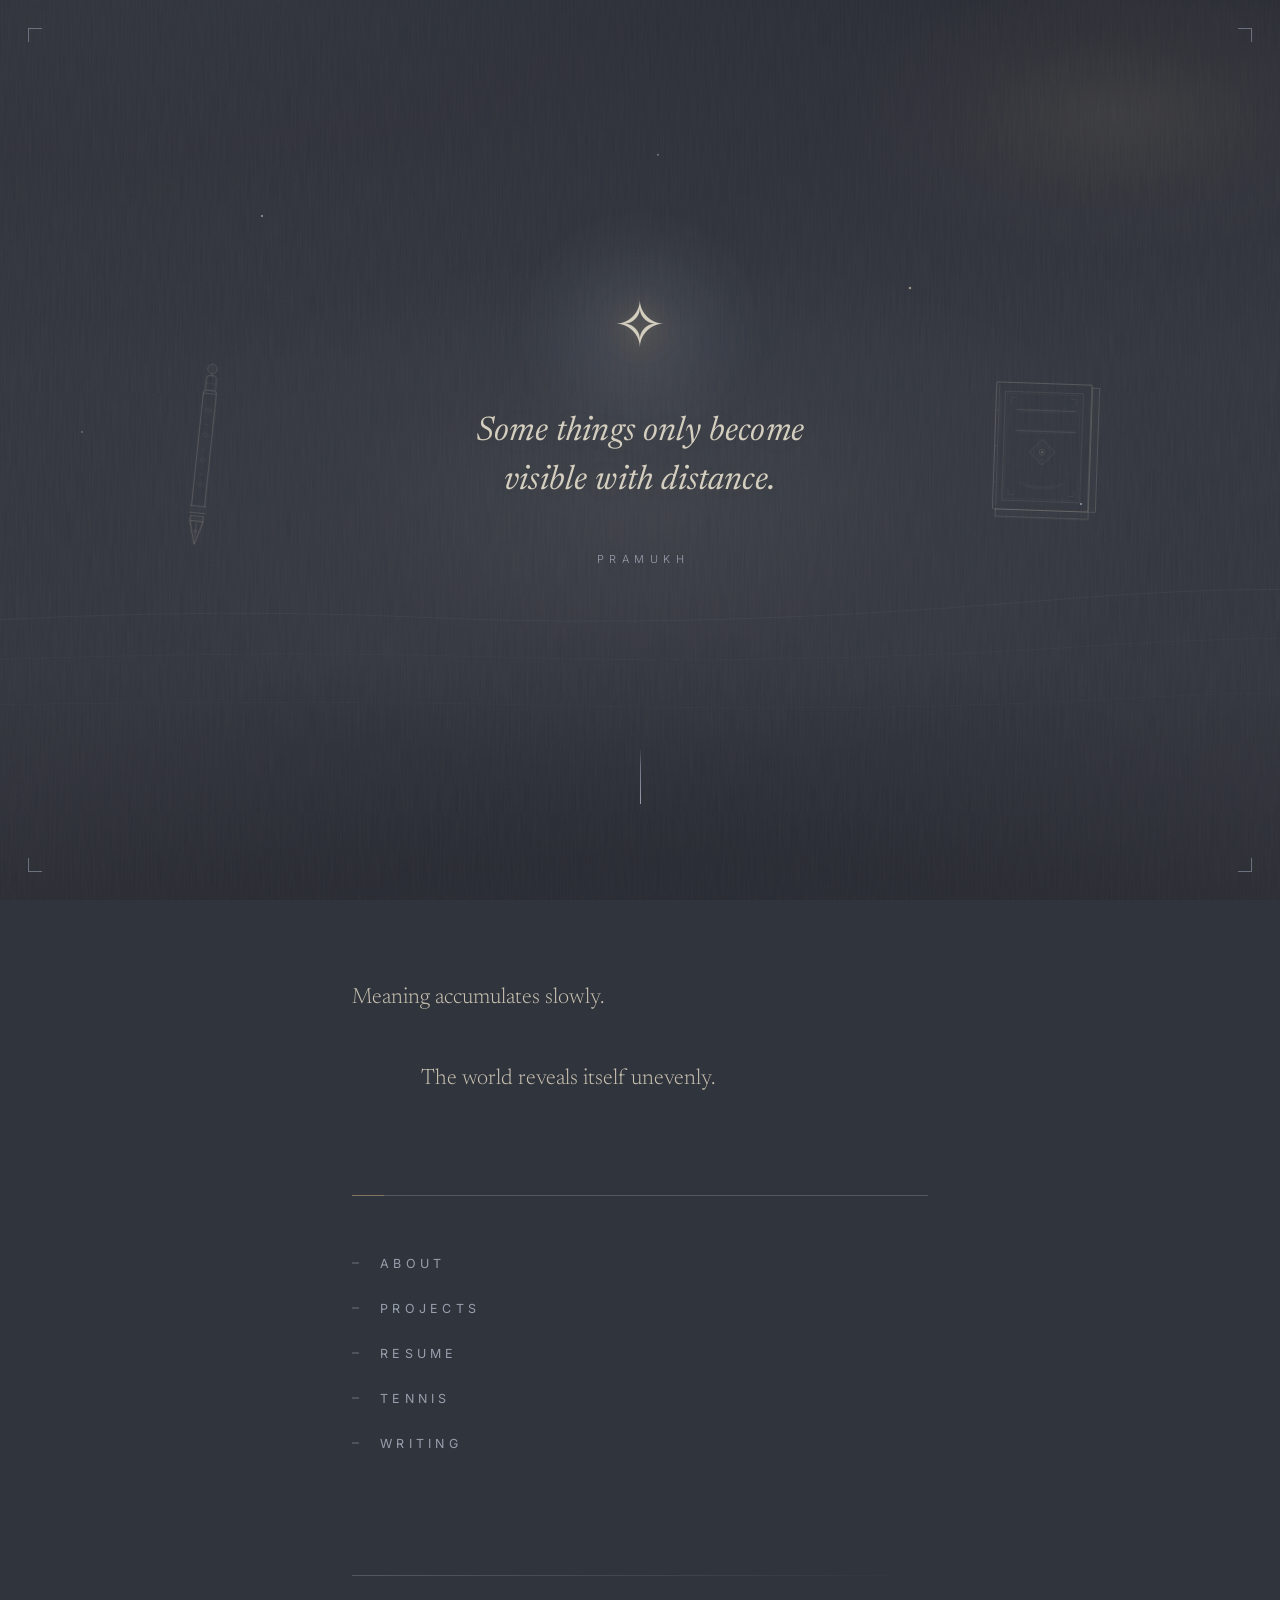
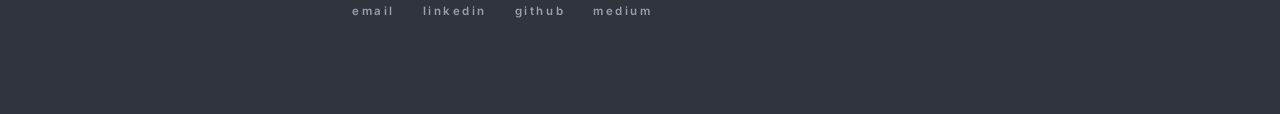
<file: index.html>
<!DOCTYPE html>
<html lang="en">
<head>
  <meta charset="UTF-8" />
  <meta name="viewport" content="width=device-width, initial-scale=1.0" />
  <title>Pramukh</title>
  <link rel="icon" type="image/svg+xml" href="assets/favicon.svg" />
  <link rel="preconnect" href="https://fonts.googleapis.com">
  <link rel="preconnect" href="https://fonts.gstatic.com" crossorigin>
  <link href="https://fonts.googleapis.com/css2?family=Newsreader:ital,opsz,wght@0,6..72,300;0,6..72,400;0,6..72,500;1,6..72,300;1,6..72,400&family=Inter:wght@300;400;500&display=swap" rel="stylesheet">
  <link rel="stylesheet" href="style.css" />
</head>
<body class="is-threshold">

  <!-- Atmosphere — fixed behind everything -->
  <div class="threshold-atmosphere" aria-hidden="true">
    <div class="threshold-haze"></div>
    <svg class="threshold-veil" viewBox="0 0 1600 1000" preserveAspectRatio="xMidYMid slice" xmlns="http://www.w3.org/2000/svg">
      <g fill="none" stroke="currentColor" vector-effect="non-scaling-stroke">
        <!-- distant horizon contours -->
        <path d="M -80 700 Q 260 672 560 686 T 1240 668 T 1720 682" stroke-width="0.6" opacity="0.55"/>
        <path d="M -80 740 Q 320 720 640 730 T 1300 718 T 1720 728" stroke-width="0.5" opacity="0.4"/>
        <path d="M -80 786 Q 380 776 720 784 T 1340 776 T 1720 784" stroke-width="0.5" opacity="0.28"/>
        <!-- faint vertical hints (architectural) -->
        <line x1="240" y1="120" x2="240" y2="900" stroke-width="0.4" opacity="0.18"/>
        <line x1="1360" y1="160" x2="1360" y2="900" stroke-width="0.4" opacity="0.16"/>
        <!-- distant points of illumination -->
        <circle class="distant-light" cx="1100" cy="320" r="1.2" fill="currentColor"/>
        <circle class="distant-light" cx="380" cy="240" r="1" fill="currentColor"/>
        <circle class="distant-light" cx="820" cy="172" r="0.8" fill="currentColor"/>
        <circle class="distant-light" cx="1290" cy="560" r="1" fill="currentColor"/>
        <circle class="distant-light" cx="180" cy="480" r="0.7" fill="currentColor"/>
      </g>
    </svg>
    <div class="threshold-luminance" aria-hidden="true"></div>
    <div class="threshold-paper" aria-hidden="true"></div>
    <div class="threshold-grain"></div>
    <div class="threshold-scan" aria-hidden="true"></div>
    <div class="threshold-cursor-glow"></div>
  </div>

  <!-- Edge marginalia -->
  <span class="edge-mark edge-mark-tl" aria-hidden="true"></span>
  <span class="edge-mark edge-mark-tr" aria-hidden="true"></span>
  <span class="edge-mark edge-mark-bl" aria-hidden="true"></span>
  <span class="edge-mark edge-mark-br" aria-hidden="true"></span>


  <!-- First viewport: glyph · fragment · name -->
  <main class="threshold">

    <!-- Decorative ornate pen — left margin -->
    <div class="threshold-pen" aria-hidden="true">
      <svg viewBox="0 0 60 240" xmlns="http://www.w3.org/2000/svg">
        <g fill="none" stroke="currentColor" vector-effect="non-scaling-stroke">
          <!-- nib tip -->
          <path d="M 30 6 L 22 34 L 38 34 Z" stroke-width="0.7"/>
          <!-- nib slit -->
          <line x1="30" y1="14" x2="30" y2="32" stroke-width="0.45"/>
          <!-- breather hole -->
          <circle cx="30" cy="22" r="1.4" stroke-width="0.4"/>
          <!-- collar / section -->
          <path d="M 22 34 L 22 40 L 38 40 L 38 34" stroke-width="0.55"/>
          <line x1="22" y1="37" x2="38" y2="37" stroke-width="0.3" opacity="0.55"/>
          <!-- cap band ornament -->
          <line x1="20" y1="44" x2="40" y2="44" stroke-width="0.55"/>
          <line x1="20" y1="48" x2="40" y2="48" stroke-width="0.3" opacity="0.65"/>
          <line x1="20" y1="52" x2="40" y2="52" stroke-width="0.55"/>
          <!-- barrel -->
          <path d="M 22 52 L 22 188 Q 22 192 26 192 L 34 192 Q 38 192 38 188 L 38 52" stroke-width="0.6"/>
          <!-- ornate filigree along barrel -->
          <g stroke-width="0.32" opacity="0.6">
            <path d="M 26 78 Q 30 82 34 78 Q 30 74 26 78 Z"/>
            <path d="M 28 90 Q 30 92 32 90"/>
            <path d="M 26 108 Q 30 112 34 108 Q 30 104 26 108 Z"/>
            <path d="M 28 120 Q 30 122 32 120"/>
            <path d="M 26 138 Q 30 142 34 138 Q 30 134 26 138 Z"/>
            <path d="M 28 150 Q 30 152 32 150"/>
            <path d="M 26 168 Q 30 172 34 168 Q 30 164 26 168 Z"/>
          </g>
          <!-- end cap -->
          <line x1="22" y1="188" x2="38" y2="188" stroke-width="0.45"/>
          <path d="M 24 192 L 24 206 Q 24 210 28 210 L 32 210 Q 36 210 36 206 L 36 192" stroke-width="0.55"/>
          <line x1="24" y1="200" x2="36" y2="200" stroke-width="0.3" opacity="0.6"/>
          <!-- finial ball with ring -->
          <circle cx="30" cy="218" r="5.5" stroke-width="0.55"/>
          <circle cx="30" cy="218" r="2.4" stroke-width="0.32" opacity="0.7"/>
          <line x1="30" y1="210" x2="30" y2="212.5" stroke-width="0.4"/>
        </g>
      </svg>
    </div>

    <!-- Decorative book outline — right margin -->
    <a class="threshold-book threshold-secret-book" href="books.html" aria-label="Open secret path" data-soft-link>
      <svg viewBox="0 0 152 198" xmlns="http://www.w3.org/2000/svg" aria-hidden="true" focusable="false">
        <g fill="none" stroke="currentColor" vector-effect="non-scaling-stroke">

          <!-- Page block: bottom edge (tail), showing layered pages -->
          <rect x="14" y="180" width="124" height="10" stroke-width="0.55"/>
          <line x1="16" y1="183" x2="136" y2="183" stroke-width="0.2" opacity="0.55"/>
          <line x1="16" y1="185" x2="136" y2="185" stroke-width="0.2" opacity="0.45"/>
          <line x1="16" y1="187" x2="136" y2="187" stroke-width="0.2" opacity="0.35"/>
          <line x1="16" y1="189" x2="136" y2="189" stroke-width="0.2" opacity="0.25"/>

          <!-- Page block: right edge (fore-edge), showing layered pages -->
          <rect x="138" y="14" width="10" height="166" stroke-width="0.55"/>
          <line x1="141" y1="16" x2="141" y2="178" stroke-width="0.2" opacity="0.55"/>
          <line x1="143" y1="16" x2="143" y2="178" stroke-width="0.2" opacity="0.45"/>
          <line x1="145" y1="16" x2="145" y2="178" stroke-width="0.2" opacity="0.35"/>
          <line x1="147" y1="16" x2="147" y2="178" stroke-width="0.2" opacity="0.25"/>

          <!-- Front cover -->
          <rect x="10" y="10" width="128" height="170" rx="2" stroke-width="0.7"/>

          <!-- Spine indication: deeper line + faint inner edge -->
          <line x1="14" y1="14" x2="14" y2="176" stroke-width="0.5" opacity="0.7"/>
          <line x1="16" y1="14" x2="16" y2="176" stroke-width="0.22" opacity="0.4"/>

          <!-- Spine raised bands (typical of bound books) -->
          <line x1="10" y1="48" x2="14" y2="48" stroke-width="0.4" opacity="0.7"/>
          <line x1="10" y1="96" x2="14" y2="96" stroke-width="0.4" opacity="0.7"/>
          <line x1="10" y1="144" x2="14" y2="144" stroke-width="0.4" opacity="0.7"/>

          <!-- Inner gilt double border -->
          <rect x="22" y="22" width="104" height="146" stroke-width="0.4" opacity="0.7"/>
          <rect x="25" y="25" width="98" height="140" stroke-width="0.22" opacity="0.45"/>

          <!-- Upper title plate -->
          <line x1="38" y1="46" x2="118" y2="46" stroke-width="0.45"/>
          <line x1="42" y1="48.5" x2="114" y2="48.5" stroke-width="0.22" opacity="0.55"/>
          <line x1="38" y1="74" x2="118" y2="74" stroke-width="0.45"/>
          <line x1="42" y1="76.5" x2="114" y2="76.5" stroke-width="0.22" opacity="0.55"/>

          <!-- Central monogram -->
          <g transform="translate(74, 102)">
            <path d="M 0 -17 L 17 0 L 0 17 L -17 0 Z" stroke-width="0.45" opacity="0.85"/>
            <path d="M 0 -12 L 12 0 L 0 12 L -12 0 Z" stroke-width="0.3" opacity="0.55"/>
            <circle cx="0" cy="0" r="4" stroke-width="0.38"/>
            <circle cx="0" cy="0" r="1.4" fill="currentColor" stroke="none" opacity="0.75"/>
          </g>

          <!-- Lower flourish -->
          <path d="M 44 144 Q 74 154 104 144" stroke-width="0.32" opacity="0.6"/>
          <path d="M 52 148 Q 74 153 96 148" stroke-width="0.28" opacity="0.45"/>
          <path d="M 60 151 Q 74 153.5 88 151" stroke-width="0.22" opacity="0.32"/>

          <!-- Corner ornaments -->
          <g stroke-width="0.32" opacity="0.6">
            <path d="M 30 30 L 38 30 M 30 30 L 30 38"/>
            <path d="M 118 30 L 110 30 M 118 30 L 118 38"/>
            <path d="M 30 160 L 38 160 M 30 160 L 30 152"/>
            <path d="M 118 160 L 110 160 M 118 160 L 118 152"/>
          </g>

          <!-- Cover wear: faint scratches and patches -->
          <g stroke-width="0.18" opacity="0.35">
            <line x1="32" y1="40" x2="46" y2="42"/>
            <line x1="100" y1="42" x2="116" y2="40"/>
            <line x1="34" y1="120" x2="50" y2="121"/>
            <line x1="92" y1="128" x2="116" y2="129"/>
            <path d="M 28 60 Q 30 64 32 62"/>
            <path d="M 116 86 Q 118 90 120 88"/>
            <line x1="40" y1="166" x2="56" y2="166"/>
            <line x1="98" y1="168" x2="116" y2="168"/>
            <line x1="68" y1="38" x2="80" y2="38"/>
            <line x1="64" y1="172" x2="80" y2="172"/>
          </g>

          <!-- Worn / softened corner suggestions -->
          <path d="M 138 10 Q 136 11 134 11" stroke-width="0.4" opacity="0.7"/>
          <path d="M 138 180 L 136 178 L 134 180" stroke-width="0.32" opacity="0.55"/>
          <path d="M 14 180 L 16 178 L 18 180" stroke-width="0.32" opacity="0.55"/>

        </g>
      </svg>
    </a>

    <section class="threshold-vista">
      <div class="threshold-glyph" aria-hidden="true">
        <span class="threshold-symbol">✧</span>
      </div>

      <p class="threshold-fragment">
        Some things only become visible with distance.
      </p>

      <p class="threshold-name">Pramukh</p>
    </section>

    <div class="threshold-descent" aria-hidden="true">
      <span class="threshold-descent-line"></span>
    </div>
  </main>

  <!-- Beyond the threshold — quiet fragments and paths -->
  <section class="reverie">
    <ol class="reverie-fragments">
      <li>Meaning accumulates slowly.</li>
      <li>The world reveals itself unevenly.</li>
    </ol>

    <nav class="reverie-paths" aria-label="Other pages">
      <a href="about.html" data-soft-link>About</a>
      <a href="projects.html" data-soft-link>Projects</a>
      <a href="resume.html" data-soft-link>Resume</a>
      <a href="tennis.html" data-soft-link>Tennis</a>
      <a href="https://medium.com/@pramukhshankar28" target="_blank" rel="noopener">Writing</a>
    </nav>
  </section>

  <footer class="threshold-footer">
    <p class="threshold-footer-line" aria-hidden="true"></p>
    <div class="threshold-footer-links">
      <a href="mailto:pramukhshankar28@gmail.com">email</a>
      <a href="https://www.linkedin.com/in/pramukh-shankar-09989121a/" target="_blank" rel="noopener">linkedin</a>
      <a href="https://github.com/PSS128" target="_blank" rel="noopener">github</a>
      <a href="https://medium.com/@pramukhshankar28" target="_blank" rel="noopener">medium</a>
    </div>
  </footer>

  <script src="script.js"></script>
</body>
</html>
</file>
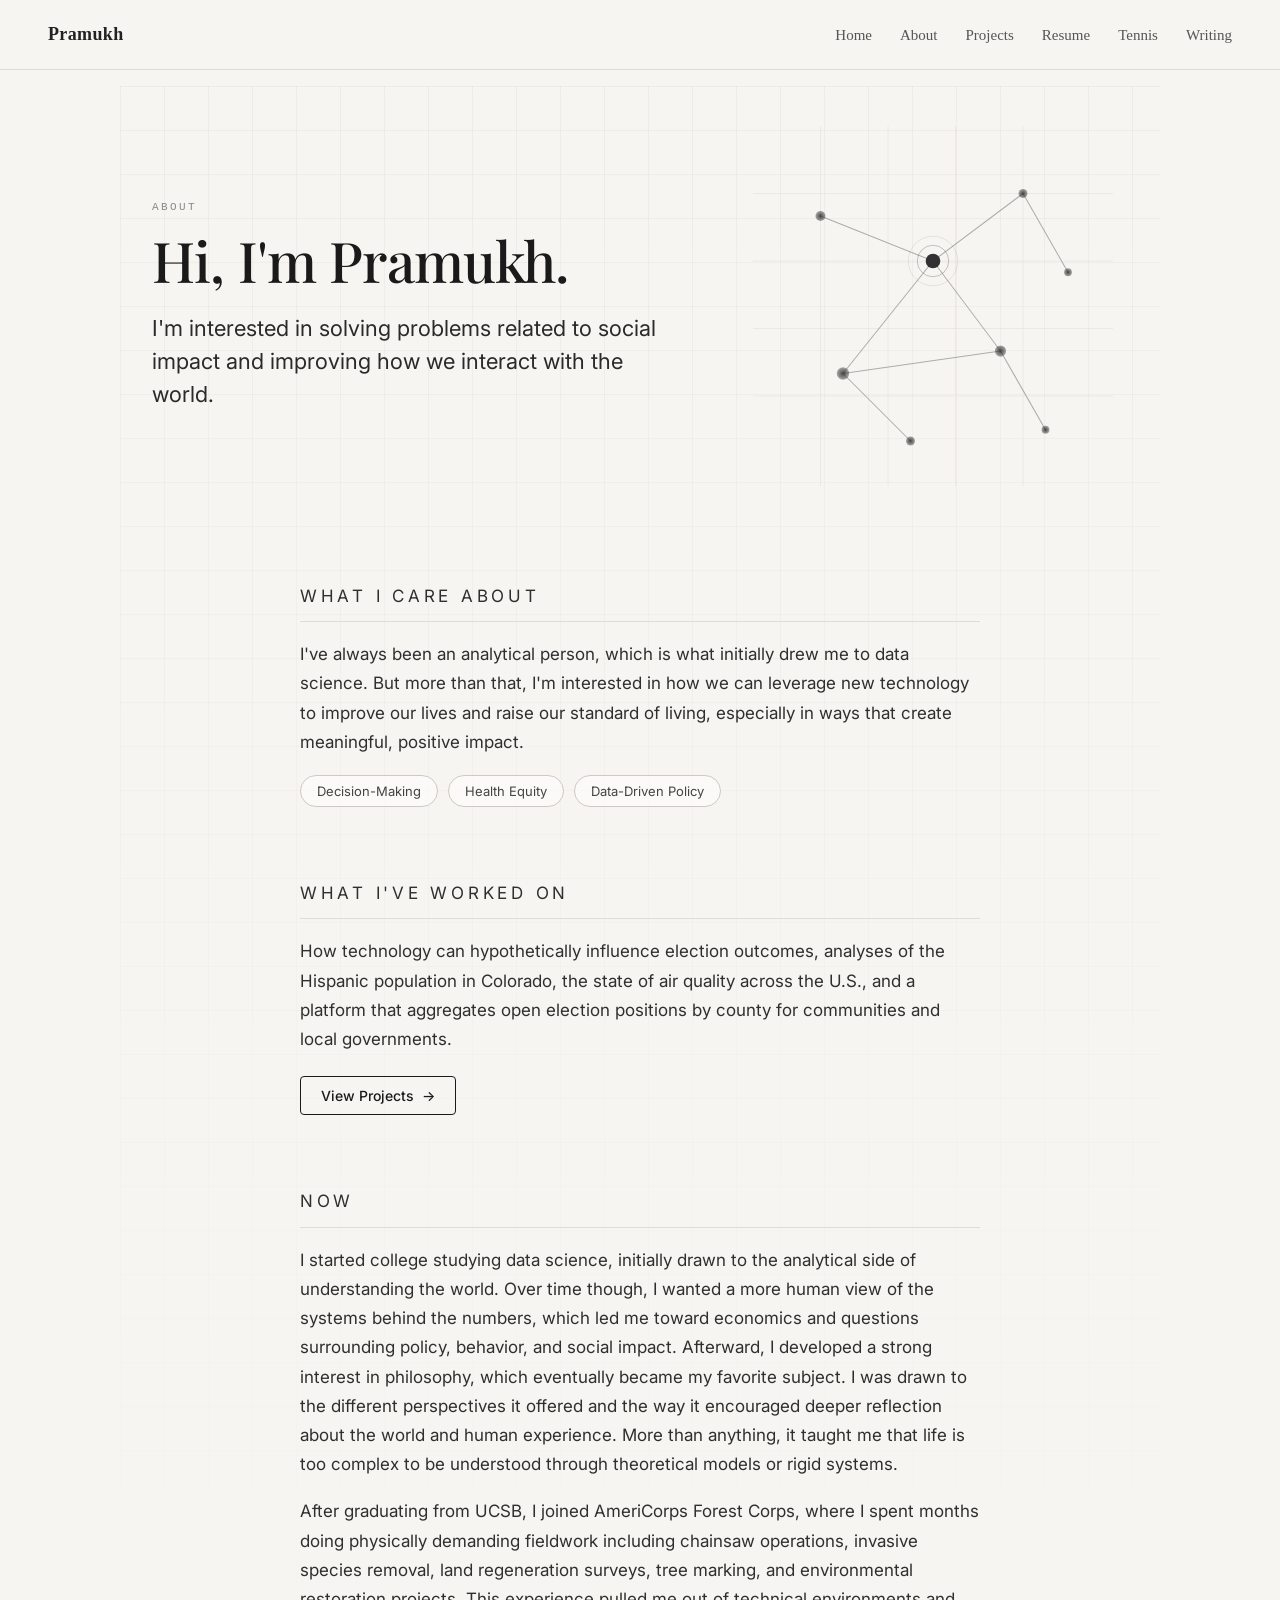
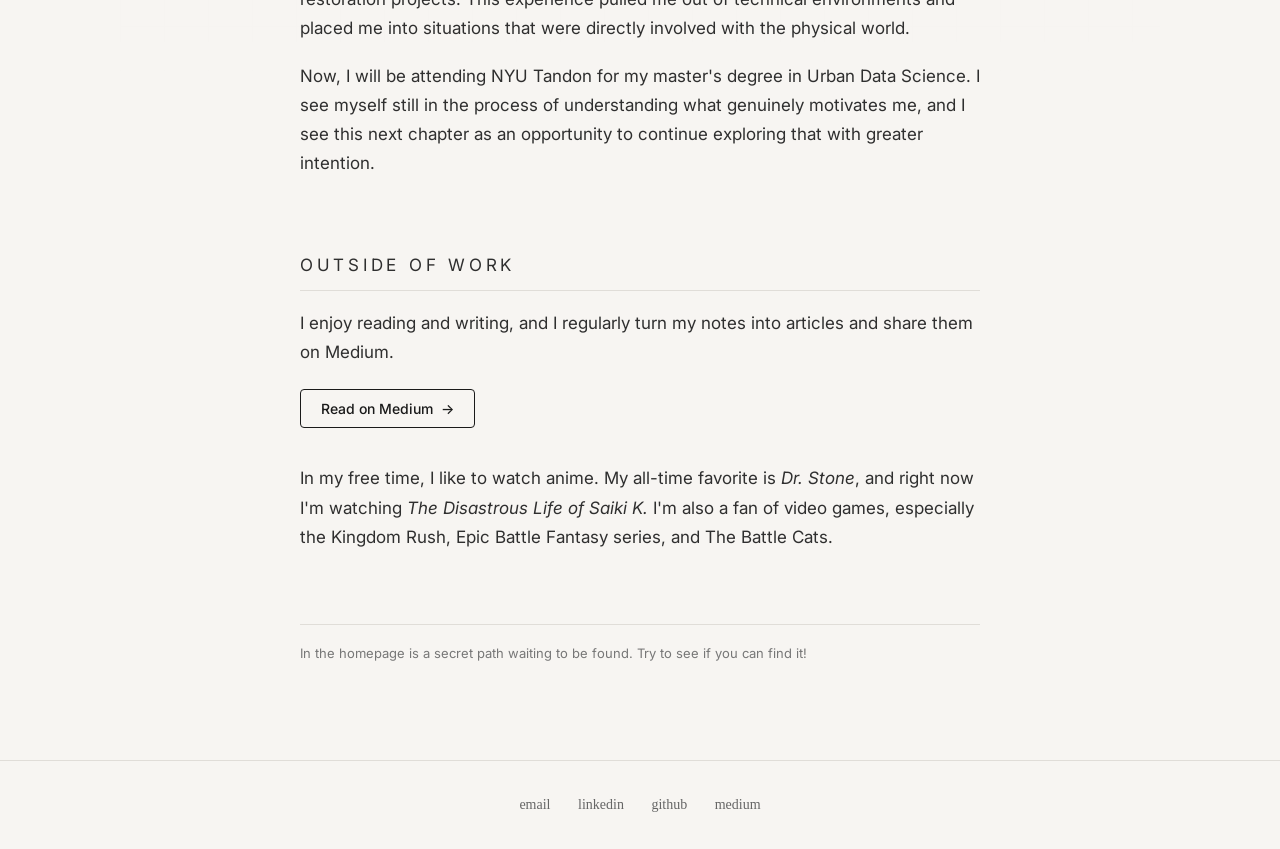
<file: about.html>
<!DOCTYPE html>
<html lang="en">
<head>
  <meta charset="UTF-8" />
  <meta name="viewport" content="width=device-width, initial-scale=1.0" />
  <title>About Me | Pramukh</title>
  <link rel="icon" type="image/svg+xml" href="assets/favicon.svg" />
  <link rel="preconnect" href="https://fonts.googleapis.com">
  <link rel="preconnect" href="https://fonts.gstatic.com" crossorigin>
  <link href="https://fonts.googleapis.com/css2?family=Inter:wght@400;500;600&family=Playfair+Display:wght@500;600&display=swap" rel="stylesheet">
  <link rel="stylesheet" href="style.css" />
</head>
<body>
  <header class="nav">
    <div class="logo"><a href="index.html">Pramukh</a></div>
    <nav>
      <a href="index.html">Home</a>
      <a href="about.html">About</a>
      <a href="projects.html">Projects</a>
      <a href="resume.html">Resume</a>
      <a href="tennis.html">Tennis</a>
      <a href="https://medium.com/@pramukhshankar28" target="_blank" rel="noopener">Writing</a>
    </nav>
  </header>

  <main class="about-page">
    <!-- Hero: two-column -->
    <section class="about-hero">
      <div class="about-hero-text">
        <p class="about-eyebrow">About</p>
        <h1 class="about-headline">Hi, I'm Pramukh.</h1>
        <p class="about-lede">
          I'm interested in solving problems related to social impact and improving how we
          interact with the world.
        </p>
      </div>
      <div class="about-hero-visual" aria-hidden="true">
        <svg class="about-graphic" viewBox="0 0 320 320" xmlns="http://www.w3.org/2000/svg">
          <defs>
            <radialGradient id="nodeGrad" cx="50%" cy="50%" r="50%">
              <stop offset="0%" stop-color="#222" stop-opacity="0.9"/>
              <stop offset="100%" stop-color="#222" stop-opacity="0.4"/>
            </radialGradient>
          </defs>
          <!-- Faint grid -->
          <g stroke="#cfcac1" stroke-width="0.5" opacity="0.5">
            <line x1="0" y1="60" x2="320" y2="60"/>
            <line x1="0" y1="120" x2="320" y2="120"/>
            <line x1="0" y1="180" x2="320" y2="180"/>
            <line x1="0" y1="240" x2="320" y2="240"/>
            <line x1="60" y1="0" x2="60" y2="320"/>
            <line x1="120" y1="0" x2="120" y2="320"/>
            <line x1="180" y1="0" x2="180" y2="320"/>
            <line x1="240" y1="0" x2="240" y2="320"/>
          </g>
          <!-- Connections -->
          <g stroke="#666" stroke-width="0.9" opacity="0.55" fill="none">
            <line x1="60" y1="80" x2="160" y2="120"/>
            <line x1="160" y1="120" x2="240" y2="60"/>
            <line x1="160" y1="120" x2="220" y2="200"/>
            <line x1="160" y1="120" x2="80" y2="220"/>
            <line x1="80" y1="220" x2="220" y2="200"/>
            <line x1="220" y1="200" x2="260" y2="270"/>
            <line x1="80" y1="220" x2="140" y2="280"/>
            <line x1="240" y1="60" x2="280" y2="130"/>
          </g>
          <!-- Nodes -->
          <g>
            <circle cx="60" cy="80" r="4.5" fill="url(#nodeGrad)"/>
            <circle cx="160" cy="120" r="6.5" fill="#222"/>
            <circle cx="240" cy="60" r="4" fill="url(#nodeGrad)"/>
            <circle cx="280" cy="130" r="3.5" fill="url(#nodeGrad)"/>
            <circle cx="220" cy="200" r="5" fill="url(#nodeGrad)"/>
            <circle cx="80" cy="220" r="5.5" fill="url(#nodeGrad)"/>
            <circle cx="260" cy="270" r="3.5" fill="url(#nodeGrad)"/>
            <circle cx="140" cy="280" r="4" fill="url(#nodeGrad)"/>
          </g>
          <!-- Accent ring around primary node -->
          <circle cx="160" cy="120" r="14" fill="none" stroke="#222" stroke-width="0.7" opacity="0.35"/>
          <circle cx="160" cy="120" r="22" fill="none" stroke="#222" stroke-width="0.5" opacity="0.18"/>
        </svg>
      </div>
    </section>

    <!-- What I care about -->
    <section class="about-section reveal">
      <p class="about-section-label">What I care about</p>
      <p>
        I've always been an analytical person, which is what initially drew me to data science.
        But more than that, I'm interested in how we can leverage new technology to improve our
        lives and raise our standard of living, especially in ways that create meaningful, positive
        impact.
      </p>
      <div class="about-tags">
        <span class="about-tag">Decision-Making</span>
        <span class="about-tag">Health Equity</span>
        <span class="about-tag">Data-Driven Policy</span>
      </div>
    </section>

    <!-- What I've worked on -->
    <section class="about-section reveal">
      <p class="about-section-label">What I've worked on</p>
      <p>
        How technology can hypothetically influence election
        outcomes, analyses of the Hispanic population in Colorado, the state of air quality
        across the U.S., and a platform that aggregates open election positions by county for
        communities and local governments.
      </p>
      <a href="projects.html" class="about-cta">View Projects <span class="cta-arrow">→</span></a>
    </section>

    <!-- Now -->
    <section class="about-section reveal">
      <p class="about-section-label">Now</p>
      <p>
        I started college studying data science, initially drawn to the analytical side of understanding the world. Over time though, I wanted a more human view of the systems behind the numbers, which led me toward economics and questions surrounding policy, behavior, and social impact. Afterward, I developed a strong interest in philosophy, which eventually became my favorite subject. I was drawn to the different perspectives it offered and the way it encouraged deeper reflection about the world and human experience. More than anything, it taught me that life is too complex to be understood through theoretical models or rigid systems.
      </p>
      <p>
        After graduating from UCSB, I joined AmeriCorps Forest Corps, where I spent months doing physically demanding fieldwork including chainsaw operations, invasive species removal, land regeneration surveys, tree marking, and environmental restoration projects. This experience pulled me out of technical environments and placed me into situations that were directly involved with the physical world.
      </p>
      <p>
        Now, I will be attending NYU Tandon for my master's degree in Urban Data Science. I see myself still in the process of understanding what genuinely motivates me, and I see this next chapter as an opportunity to continue exploring that with greater intention.
      </p>
    </section>

    <!-- Personal -->
    <section class="about-section about-personal reveal">
      <p class="about-section-label">Outside of work</p>
      <p>
        I enjoy reading and writing, and I regularly turn my notes into articles and share
        them on Medium.
      </p>
      <a href="https://medium.com/@pramukhshankar28" target="_blank" rel="noopener" class="about-cta about-medium-cta">Read on Medium <span class="cta-arrow">&rarr;</span></a>
      <p>
        In my free time, I like to watch anime. My all-time favorite is <em>Dr. Stone</em>, and
        right now I'm watching <em>The Disastrous Life of Saiki K.</em> I'm also a fan of
        video games, especially the Kingdom Rush, Epic Battle Fantasy series, and The Battle
        Cats.
      </p>
    </section>

    <section class="about-hint reveal" aria-label="Hint">
      <p>In the homepage is a secret path waiting to be found. Try to see if you can find it!</p>
    </section>
  </main>

  <footer class="footer">
    <a href="mailto:pramukhshankar28@gmail.com">email</a>
    <a href="https://www.linkedin.com/in/pramukh-shankar-09989121a/" target="_blank" rel="noopener">linkedin</a>
    <a href="https://github.com/PSS128" target="_blank" rel="noopener">github</a>
    <a href="https://medium.com/@pramukhshankar28" target="_blank" rel="noopener">medium</a>
  </footer>

  <script>
    // Scroll reveal — fade + slight upward motion as sections enter view
    (function () {
      var els = document.querySelectorAll('.reveal');
      if (!('IntersectionObserver' in window)) {
        els.forEach(function (el) { el.classList.add('is-visible'); });
        return;
      }
      var io = new IntersectionObserver(function (entries) {
        entries.forEach(function (entry) {
          if (entry.isIntersecting) {
            entry.target.classList.add('is-visible');
            io.unobserve(entry.target);
          }
        });
      }, { threshold: 0.12, rootMargin: '0px 0px -40px 0px' });
      els.forEach(function (el) { io.observe(el); });
    })();
  </script>
</body>
</html>
</file>
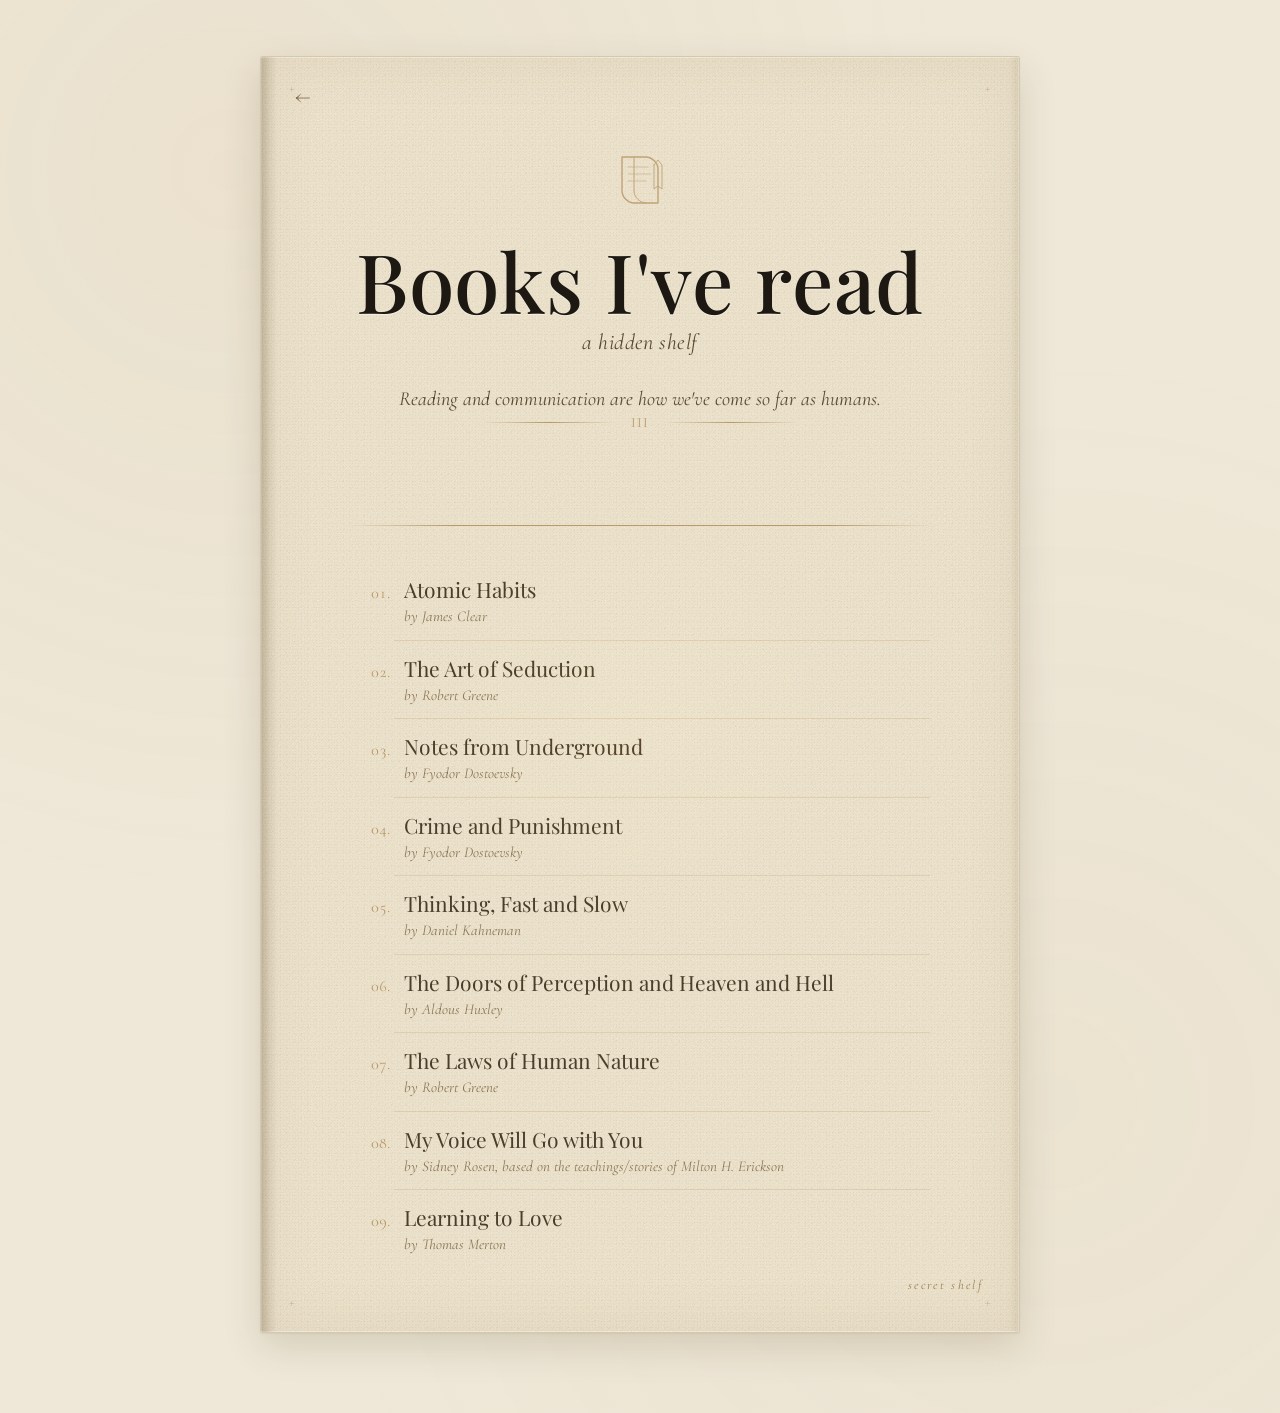
<file: books.html>
<!DOCTYPE html>
<html lang="en">
<head>
  <meta charset="UTF-8" />
  <meta name="viewport" content="width=device-width, initial-scale=1.0" />
  <title>Books I've read | Pramukh</title>
  <link rel="icon" type="image/svg+xml" href="assets/favicon.svg" />
  <link rel="preconnect" href="https://fonts.googleapis.com">
  <link rel="preconnect" href="https://fonts.gstatic.com" crossorigin>
  <link href="https://fonts.googleapis.com/css2?family=Cormorant+Garamond:ital,wght@0,400;0,500;0,600;1,400;1,500&family=Inter:wght@300;400;500&family=Playfair+Display:wght@500;600&display=swap" rel="stylesheet">
  <link rel="stylesheet" href="style.css" />
</head>
<body class="books-read-body">
  <main class="book-page books-read-page">
    <div class="book-cursor-light" aria-hidden="true"></div>

    <article class="book books-read-book" id="titlepage">
      <div class="book-grain" aria-hidden="true"></div>
      <span class="book-corner book-corner-tl" aria-hidden="true">+</span>
      <span class="book-corner book-corner-tr" aria-hidden="true">+</span>
      <span class="book-corner book-corner-bl" aria-hidden="true">+</span>
      <span class="book-corner book-corner-br" aria-hidden="true">+</span>

      <a class="books-home-link" href="index.html" aria-label="Return home">&larr;</a>

      <section class="book-titlepage">

        <div class="book-frontispiece" data-parallax-depth="18" aria-hidden="true">
          <svg viewBox="0 0 72 72" xmlns="http://www.w3.org/2000/svg">
            <g fill="none" stroke="currentColor" stroke-linecap="round" stroke-linejoin="round">
              <path d="M18 14h24c6 0 12 6 12 12v34H30c-6 0-12-6-12-12V14Z" stroke-width="1.4"/>
              <path d="M30 14v34c0 6 6 12 12 12" stroke-width="1"/>
              <path d="M24 24h20M24 31h22M24 38h18" stroke-width="0.8" opacity="0.65"/>
              <path d="M50 22l4-5 4 5v24l-4-3-4 3V22Z" stroke-width="0.9"/>
            </g>
          </svg>
        </div>

        <h1 class="book-title books-read-title" data-parallax-depth="6">Books I've read</h1>
        <p class="book-subtitle" data-parallax-depth="4">a hidden shelf</p>
        <p class="books-read-epigraph" data-parallax-depth="3">
          Reading and communication are how we've come so far as humans.
        </p>

        <div class="book-flourish" aria-hidden="true">
          <span class="book-flourish-rule"></span>
          <span class="book-flourish-mark">III</span>
          <span class="book-flourish-rule"></span>
        </div>
      </section>

      <hr class="book-rule" />

      <section class="books-read-shelf" aria-label="Reading list">
        <ol class="books-read-list">
          <li>
            <span class="books-read-name">Atomic Habits</span>
            <span class="books-read-note">by James Clear</span>
          </li>
          <li>
            <span class="books-read-name">The Art of Seduction</span>
            <span class="books-read-note">by Robert Greene</span>
          </li>
          <li>
            <span class="books-read-name">Notes from Underground</span>
            <span class="books-read-note">by Fyodor Dostoevsky</span>
          </li>
          <li>
            <span class="books-read-name">Crime and Punishment</span>
            <span class="books-read-note">by Fyodor Dostoevsky</span>
          </li>
          <li>
            <span class="books-read-name">Thinking, Fast and Slow</span>
            <span class="books-read-note">by Daniel Kahneman</span>
          </li>
          <li>
            <span class="books-read-name">The Doors of Perception and Heaven and Hell</span>
            <span class="books-read-note">by Aldous Huxley</span>
          </li>
          <li>
            <span class="books-read-name">The Laws of Human Nature</span>
            <span class="books-read-note">by Robert Greene</span>
          </li>
          <li>
            <span class="books-read-name">My Voice Will Go with You</span>
            <span class="books-read-note">by Sidney Rosen, based on the teachings/stories of Milton H. Erickson</span>
          </li>
          <li>
            <span class="books-read-name">Learning to Love</span>
            <span class="books-read-note">by Thomas Merton</span>
          </li>
        </ol>
      </section>

      <p class="book-pagenum-corner" aria-hidden="true">secret shelf</p>
    </article>
  </main>

  <script src="script.js"></script>
</body>
</html>
</file>
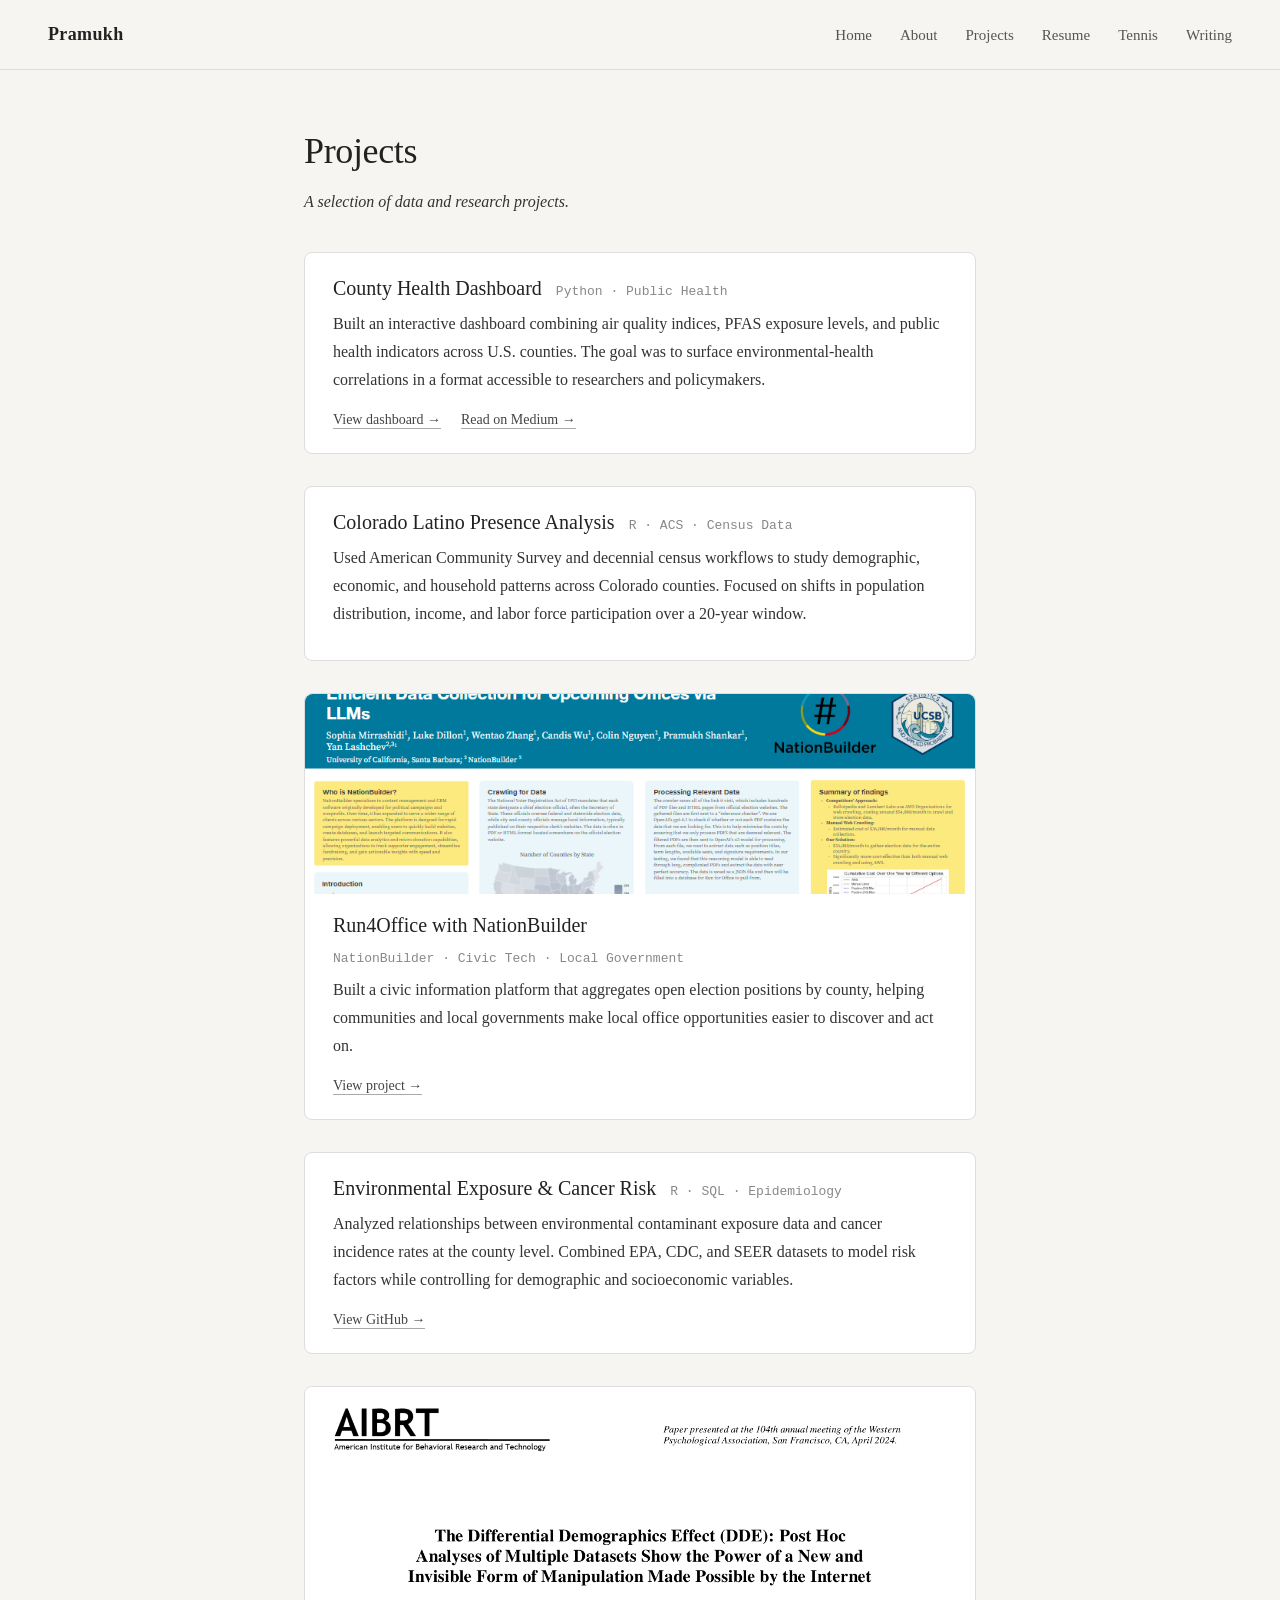
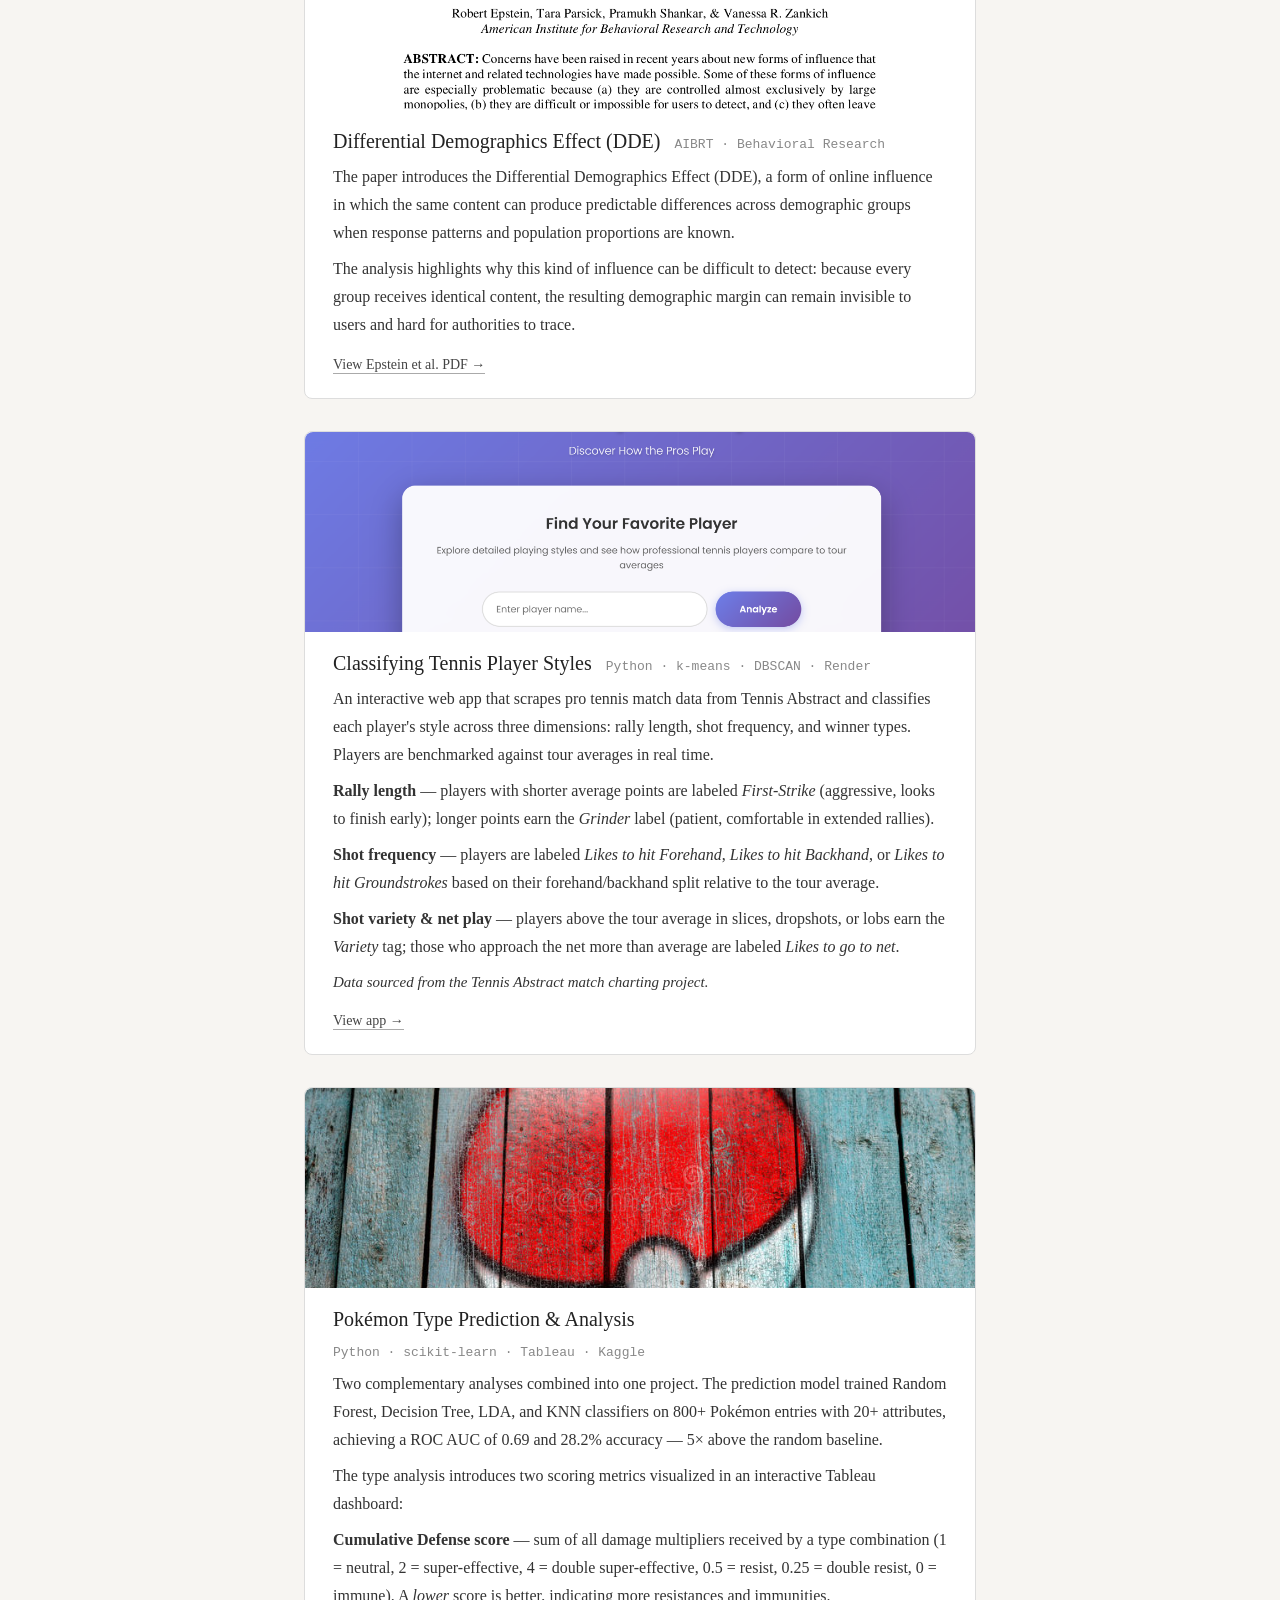
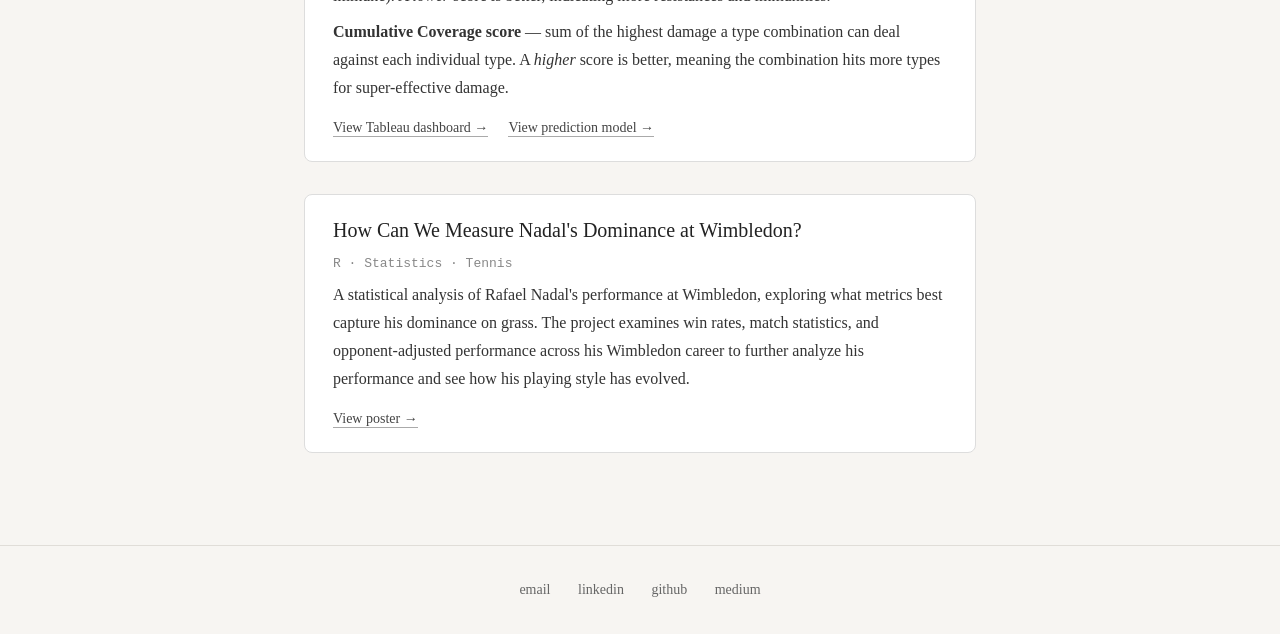
<file: projects.html>
<!DOCTYPE html>
<html lang="en">
<head>
  <meta charset="UTF-8" />
  <meta name="viewport" content="width=device-width, initial-scale=1.0" />
  <title>Projects | Pramukh</title>
  <link rel="icon" type="image/svg+xml" href="assets/favicon.svg" />
  <link rel="stylesheet" href="style.css" />
</head>
<body>
  <header class="nav">
    <div class="logo"><a href="index.html">Pramukh</a></div>
    <nav>
      <a href="index.html">Home</a>
      <a href="about.html">About</a>
      <a href="projects.html">Projects</a>
      <a href="resume.html">Resume</a>
      <a href="tennis.html">Tennis</a>
      <a href="https://medium.com/@pramukhshankar28" target="_blank" rel="noopener">Writing</a>
    </nav>
  </header>

  <main class="content">
    <h1>Projects</h1>
    <p class="section-intro">A selection of data and research projects.</p>

    <div class="project">
      <div class="project-header">
        <h2>County Health Dashboard</h2>
        <span class="project-tags">Python &middot; Public Health</span>
      </div>
      <p>
        Built an interactive dashboard combining air quality indices, PFAS exposure levels,
        and public health indicators across U.S. counties. The goal was to surface
        environmental-health correlations in a format accessible to researchers and
        policymakers.
      </p>
      <a href="https://pss128.shinyapps.io/County_Health_Dashboard/" class="project-link" target="_blank" rel="noopener">View dashboard &rarr;</a>
      <a href="https://medium.com/@pramukhshankar28/measuring-health-by-county-in-the-united-states-6b443791214f" class="project-link" target="_blank" rel="noopener">Read on Medium →</a>
    </div>

    <div class="project">
      <div class="project-header">
        <h2>Colorado Latino Presence Analysis</h2>
        <span class="project-tags">R &middot; ACS &middot; Census Data</span>
      </div>
      <p>
        Used American Community Survey and decennial census workflows to study demographic,
        economic, and household patterns across Colorado counties. Focused on shifts in
        population distribution, income, and labor force participation over a 20-year window.
      </p>
    </div>

    <div class="project">
      <img src="project%20images/Run4Office_pic.png" alt="Run4Office with NationBuilder preview" class="project-img" />
      <div class="project-header">
        <h2>Run4Office with NationBuilder</h2>
        <span class="project-tags">NationBuilder &middot; Civic Tech &middot; Local Government</span>
      </div>
      <p>
        Built a civic information platform that aggregates open election positions by county,
        helping communities and local governments make local office opportunities easier to
        discover and act on.
      </p>
      <a href="project%20images/Poster.pdf" class="project-link" target="_blank" rel="noopener">View project &rarr;</a>
    </div>

    <div class="project">
      <div class="project-header">
        <h2>Environmental Exposure &amp; Cancer Risk</h2>
        <span class="project-tags">R &middot; SQL &middot; Epidemiology</span>
      </div>
      <p>
        Analyzed relationships between environmental contaminant exposure data and
        cancer incidence rates at the county level. Combined EPA, CDC, and SEER datasets
        to model risk factors while controlling for demographic and socioeconomic variables.
      </p>
      <a href="https://github.com/PSS128/Cancer-Rates" class="project-link" target="_blank" rel="noopener">View GitHub &rarr;</a>
    </div>

    <div class="project">
      <img src="project%20images/epstein-dde-preview.png" alt="Epstein et al. Differential Demographics Effect paper preview" class="project-img project-img-document" />
      <div class="project-header">
        <h2>Differential Demographics Effect (DDE)</h2>
        <span class="project-tags">AIBRT &middot; Behavioral Research </span>
      </div>
      <p>
        The paper introduces the Differential Demographics Effect (DDE),
        a form of online influence in which the same content can produce predictable
        differences across demographic groups when response patterns and population
        proportions are known.
      </p>
      <p>
        The analysis highlights why this kind of influence can be difficult to detect:
        because every group receives identical content, the resulting demographic
        margin can remain invisible to users and hard for authorities to trace.
      </p>
      <a href="project%20images/EPSTEIN_et_al_2024-DDE-Differential_Demographics-WPA%20-%20Copy.pdf" class="project-link" target="_blank" rel="noopener">View Epstein et al. PDF &rarr;</a>
    </div>

    <div class="project">
      <img src="project%20images/tennis_player_styles.png" alt="Tennis player style clusters" class="project-img" />
      <div class="project-header">
        <h2>Classifying Tennis Player Styles</h2>
        <span class="project-tags">Python &middot; k-means &middot; DBSCAN &middot; Render</span>
      </div>
      <p>
        An interactive web app that scrapes pro tennis match data from Tennis Abstract and
        classifies each player's style across three dimensions: rally length, shot frequency,
        and winner types. Players are benchmarked against tour averages in real time.
      </p>
      <p>
        <strong>Rally length</strong> — players with shorter average points are labeled
        <em>First-Strike</em> (aggressive, looks to finish early); longer points earn the
        <em>Grinder</em> label (patient, comfortable in extended rallies).
      </p>
      <p>
        <strong>Shot frequency</strong> — players are labeled <em>Likes to hit Forehand</em>,
        <em>Likes to hit Backhand</em>, or <em>Likes to hit Groundstrokes</em> based on their
        forehand/backhand split relative to the tour average.
      </p>
      <p>
        <strong>Shot variety &amp; net play</strong> — players above the tour average in slices,
        dropshots, or lobs earn the <em>Variety</em> tag; those who approach the net more than
        average are labeled <em>Likes to go to net</em>.
      </p>
      <p class="project-finding">
        Data sourced from the Tennis Abstract match charting project.
      </p>
      <a href="https://evaluating-tennis-styles.onrender.com/" class="project-link" target="_blank" rel="noopener">View app →</a>
    </div>

    <div class="project">
      <img src="project%20images/pokemon-go-logo-wood-background-new-augmented-reality-game-lets-you-walk-real-world-to-catch-monsters-74496934.jpg" alt="Pokémon" class="project-img" />
      <div class="project-header">
        <h2>Pok&eacute;mon Type Prediction &amp; Analysis</h2>
        <span class="project-tags">Python &middot; scikit-learn &middot; Tableau &middot; Kaggle</span>
      </div>
      <p>
        Two complementary analyses combined into one project. The prediction model trained
        Random Forest, Decision Tree, LDA, and KNN classifiers on 800+ Pok&eacute;mon entries
        with 20+ attributes, achieving a ROC AUC of 0.69 and 28.2% accuracy — 5× above the
        random baseline.
      </p>
      <p>
        The type analysis introduces two scoring metrics visualized in an interactive Tableau
        dashboard:
      </p>
      <p>
        <strong>Cumulative Defense score</strong> — sum of all damage multipliers received by
        a type combination (1 = neutral, 2 = super-effective, 4 = double super-effective,
        0.5 = resist, 0.25 = double resist, 0 = immune). A <em>lower</em> score is better,
        indicating more resistances and immunities.
      </p>
      <p>
        <strong>Cumulative Coverage score</strong> — sum of the highest damage a type combination
        can deal against each individual type. A <em>higher</em> score is better, meaning the
        combination hits more types for super-effective damage.
      </p>
      <a href="https://public.tableau.com/views/PokemonTypeAnalysisProject/Dashboard1?:language=en-US&:display_count=n&:origin=viz_share_link" class="project-link" target="_blank" rel="noopener">View Tableau dashboard →</a>
      <a href="project%20images/Pokemon_Type_Prediction_Model.html" class="project-link" target="_blank" rel="noopener">View prediction model →</a>
    </div>

    <div class="project">
      <div class="project-header">
        <h2>How Can We Measure Nadal's Dominance at Wimbledon?</h2>
        <span class="project-tags">R &middot; Statistics &middot; Tennis</span>
      </div>
      <p>
        A statistical analysis of Rafael Nadal's performance at Wimbledon, exploring what
        metrics best capture his dominance on grass. The project examines win rates, match
        statistics, and opponent-adjusted performance across his Wimbledon career to further analyze
        his performance and see how his playing style has evolved.
      </p>
      <a href="project%20images/Tennis%20Presentation%20Poster.pdf" class="project-link" target="_blank" rel="noopener">View poster →</a>
    </div>

  </main>

  <footer class="footer">
    <a href="mailto:pramukhshankar28@gmail.com">email</a>
    <a href="https://www.linkedin.com/in/pramukh-shankar-09989121a/" target="_blank" rel="noopener">linkedin</a>
    <a href="https://github.com/PSS128" target="_blank" rel="noopener">github</a>
    <a href="https://medium.com/@pramukhshankar28" target="_blank" rel="noopener">medium</a>
  </footer>
</body>
</html>
</file>
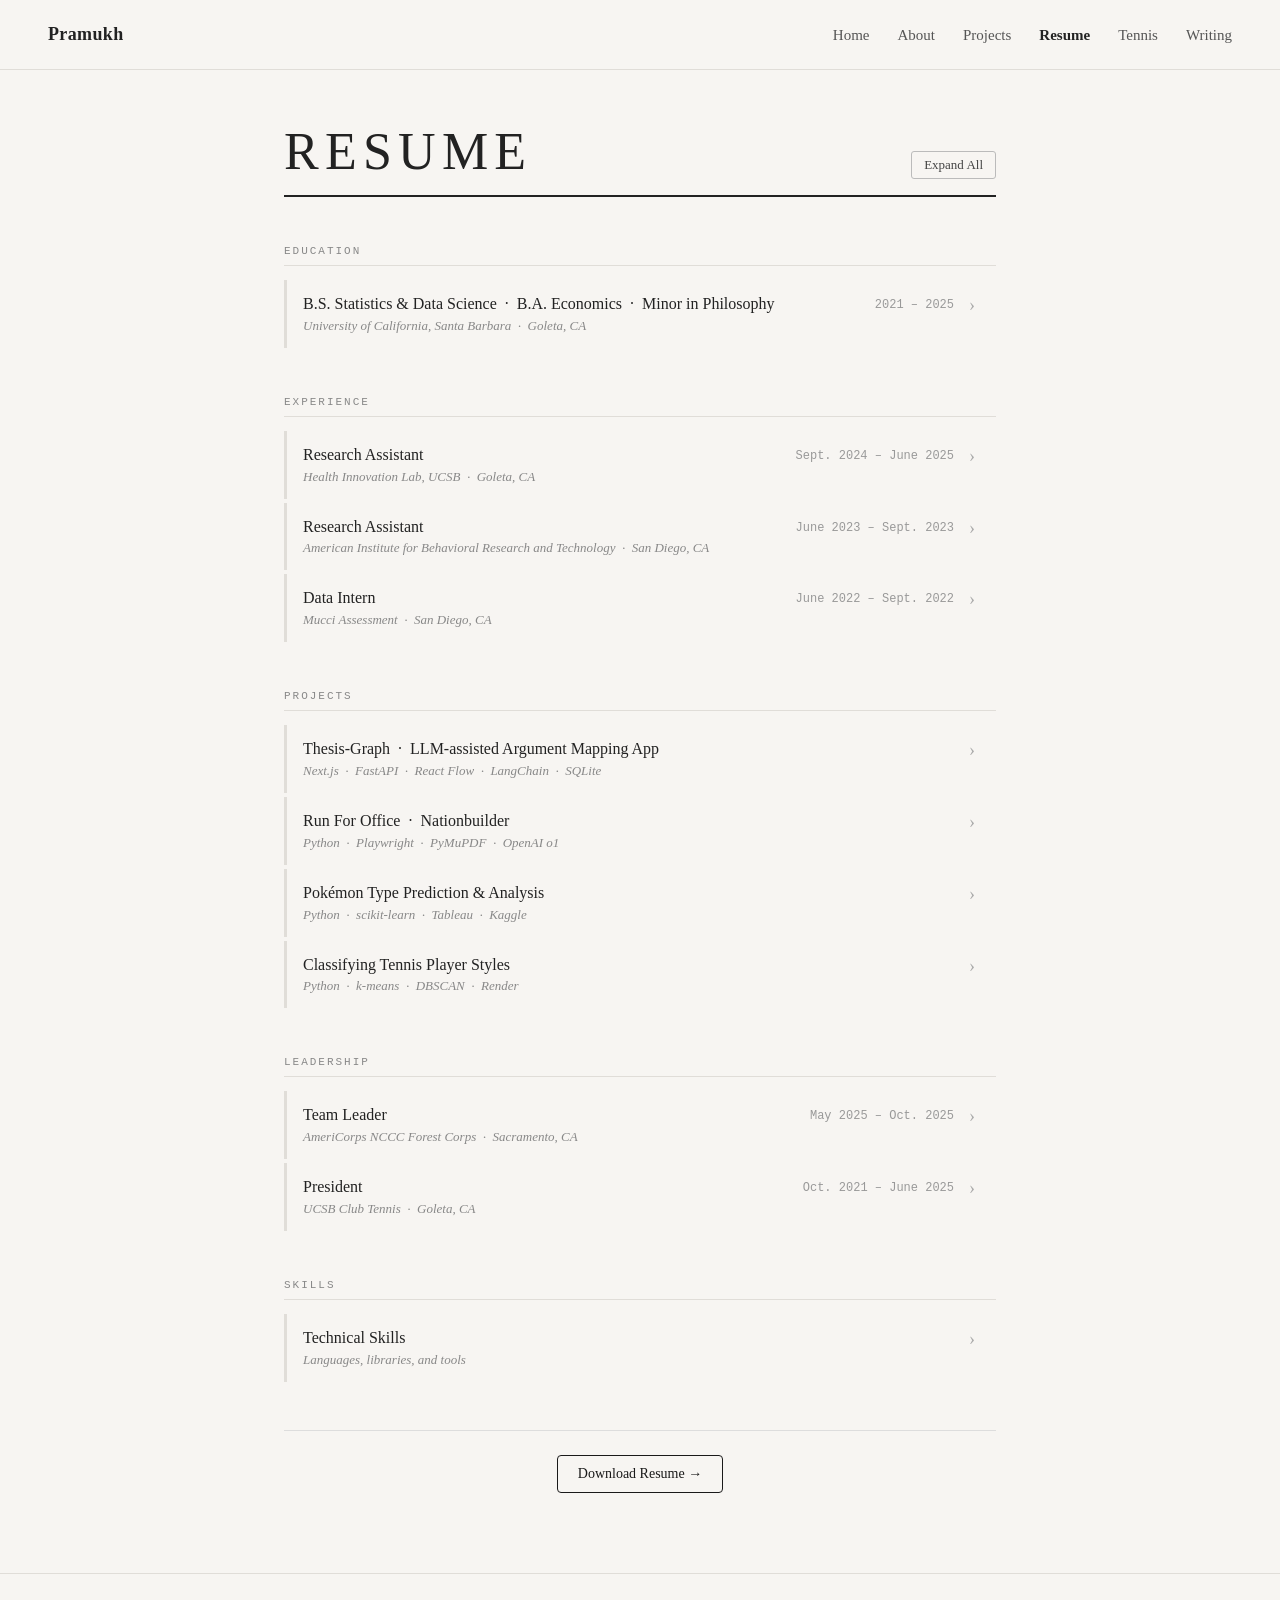
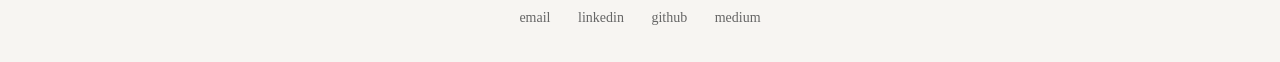
<file: resume.html>
<!DOCTYPE html>
<html lang="en">
<head>
  <meta charset="UTF-8" />
  <meta name="viewport" content="width=device-width, initial-scale=1.0" />
  <title>Resume | Pramukh</title>
  <link rel="icon" type="image/svg+xml" href="assets/favicon.svg" />
  <link rel="stylesheet" href="style.css" />
</head>
<body>

  <!-- ── Navigation ── -->
  <header class="nav">
    <div class="logo"><a href="index.html">Pramukh</a></div>
    <nav>
      <a href="index.html">Home</a>
      <a href="about.html">About</a>
      <a href="projects.html">Projects</a>
      <a href="resume.html">Resume</a>
      <a href="tennis.html">Tennis</a>
      <a href="https://medium.com/@pramukhshankar28" target="_blank" rel="noopener">Writing</a>
    </nav>
  </header>

  <!-- ── Resume page ── -->
  <main class="resume-page">

    <!-- Top bar: title + controls -->
    <div class="resume-top-bar">
      <h1 class="resume-title">RESUME</h1>
      <div class="resume-controls">
        <button id="toggle-all-btn" class="toggle-all-btn" aria-label="Expand or collapse all entries">
          Expand All
        </button>
      </div>
    </div>

    <!-- ── EDUCATION ── -->
    <section class="resume-section" aria-labelledby="section-education">
      <h2 class="section-heading" id="section-education">Education</h2>

      <div class="entry">
        <button class="entry-trigger" aria-expanded="false" aria-controls="entry-ucsb">
          <span class="entry-left">
            <span class="entry-title">B.S. Statistics &amp; Data Science &nbsp;·&nbsp; B.A. Economics &nbsp;·&nbsp; Minor in Philosophy</span>
            <span class="entry-meta">University of California, Santa Barbara &nbsp;·&nbsp; Goleta, CA</span>
          </span>
          <span class="entry-right">
            <span class="entry-date">2021 – 2025</span>
            <span class="entry-icon" aria-hidden="true">&#8250;</span>
          </span>
        </button>
        <div class="entry-body" id="entry-ucsb" role="region">
          <ul>
            <li>Double degree in Statistics &amp; Data Science and Economics with a Minor in Philosophy.</li>
            <li>Coursework covered regression analysis, causal inference, machine learning, econometrics, spatial statistics, and statistical computing in R and Python.</li>
            <li>Relevant coursework: Regression Analysis, Time Series, Machine Learning, Econometrics, Spatial Statistics, Data Visualization, Public Policy &amp; Data.</li>
          </ul>
        </div>
      </div>

    </section>

    <!-- ── EXPERIENCE ── -->
    <section class="resume-section" aria-labelledby="section-experience">
      <h2 class="section-heading" id="section-experience">Experience</h2>

      <div class="entry">
        <button class="entry-trigger" aria-expanded="false" aria-controls="entry-hil">
          <span class="entry-left">
            <span class="entry-title">Research Assistant</span>
            <span class="entry-meta">Health Innovation Lab, UCSB &nbsp;·&nbsp; Goleta, CA</span>
          </span>
          <span class="entry-right">
            <span class="entry-date">Sept. 2024 – June 2025</span>
            <span class="entry-icon" aria-hidden="true">&#8250;</span>
          </span>
        </button>
        <div class="entry-body" id="entry-hil" role="region">
          <ul>
            <li>Built Python data pipelines to analyze 100K+ cancer-trial and exposure records, reducing analysis time by 40%, enabling facility-level exposure scoring across 20+ counties, and surfacing statistically significant exposure–incidence relationships used in public-health risk evaluation.</li>
            <li>Automated analysis of 500+ cross-country drug approvals using SQL and visualization tools, reducing regulatory timeline analysis time by 65% and replacing manual spreadsheet workflows.</li>
            <li>Reduced analysis turnaround time by 60% by automating regression and SQL-based pipelines to screen 200+ chemicals for cancer risk correlations.</li>
          </ul>
        </div>
      </div>

      <div class="entry">
        <button class="entry-trigger" aria-expanded="false" aria-controls="entry-aibrt">
          <span class="entry-left">
            <span class="entry-title">Research Assistant</span>
            <span class="entry-meta">American Institute for Behavioral Research and Technology &nbsp;·&nbsp; San Diego, CA</span>
          </span>
          <span class="entry-right">
            <span class="entry-date">June 2023 – Sept. 2023</span>
            <span class="entry-icon" aria-hidden="true">&#8250;</span>
          </span>
        </button>
        <div class="entry-body" id="entry-aibrt" role="region">
          <ul>
            <li>Applied effect size analysis (Cohen's d), z-tests, and Likert-scale modeling to experimental data from 400+ participants to quantify demographic susceptibility to online influence; engineered an R- and Excel-based processing pipeline for CSV and survey data, cutting analysis time by 40%.</li>
            <li>Aided in development of APA-submitted manuscript; contributed to literature review, journal selection, and revision workflows.</li>
            <li>Built a vote-shift metric and reproducible calculator using Python and SQL, showing how search results can sway up to 20% of votes.</li>
          </ul>
        </div>
      </div>

      <div class="entry">
        <button class="entry-trigger" aria-expanded="false" aria-controls="entry-mucci">
          <span class="entry-left">
            <span class="entry-title">Data Intern</span>
            <span class="entry-meta">Mucci Assessment &nbsp;·&nbsp; San Diego, CA</span>
          </span>
          <span class="entry-right">
            <span class="entry-date">June 2022 – Sept. 2022</span>
            <span class="entry-icon" aria-hidden="true">&#8250;</span>
          </span>
        </button>
        <div class="entry-body" id="entry-mucci" role="region">
          <ul>
            <li>Developed Python pipeline (NumPy, Pandas) to scrape and clean 500+ pediatrician contacts, reducing manual data entry by 10+ hours per week.</li>
            <li>Developed and deployed a backend scheduling application using Python and SQL, reducing manual processing time by 60% and saving 15+ staff hours per week.</li>
          </ul>
        </div>
      </div>

    </section>

    <!-- ── PROJECTS ── -->
    <section class="resume-section" aria-labelledby="section-projects">
      <h2 class="section-heading" id="section-projects">Projects</h2>

      <div class="entry">
        <button class="entry-trigger" aria-expanded="false" aria-controls="entry-thesis">
          <span class="entry-left">
            <span class="entry-title">Thesis-Graph &nbsp;·&nbsp; LLM-assisted Argument Mapping App</span>
            <span class="entry-meta">Next.js &nbsp;·&nbsp; FastAPI &nbsp;·&nbsp; React Flow &nbsp;·&nbsp; LangChain &nbsp;·&nbsp; SQLite</span>
          </span>
          <span class="entry-right">
            <span class="entry-icon" aria-hidden="true">&#8250;</span>
          </span>
        </button>
        <div class="entry-body" id="entry-thesis" role="region">
          <ul>
            <li>Developed a full-stack application (Next.js, FastAPI, React Flow) that extracts claims from text and visualizes reasoning as an interactive argument graph with editable nodes and causal links.</li>
            <li>Implemented backend endpoints for node extraction, edge suggestion, and essay composition using RAG and LLM-powered prompt pipelines.</li>
            <li>Developed scalable data storage and authentication systems (SQLite, JWT) and built an interactive React Flow visualization layer supporting autosave, version tracking, and dynamic node-edge graph editing.</li>
          </ul>
        </div>
      </div>

      <div class="entry">
        <button class="entry-trigger" aria-expanded="false" aria-controls="entry-rfo">
          <span class="entry-left">
            <span class="entry-title">Run For Office &nbsp;·&nbsp; Nationbuilder</span>
            <span class="entry-meta">Python &nbsp;·&nbsp; Playwright &nbsp;·&nbsp; PyMuPDF &nbsp;·&nbsp; OpenAI o1</span>
          </span>
          <span class="entry-right">
            <span class="entry-icon" aria-hidden="true">&#8250;</span>
          </span>
        </button>
        <div class="entry-body" id="entry-rfo" role="region">
          <ul>
            <li>Built a domain-whitelisted Playwright crawler for county sites nationwide, capturing 1K+ HTML/PDF links per run and replacing Google Search API workflows—cutting data collection time by 80%.</li>
            <li>Integrated PyMuPDF and PDFPlumber to standardize PDF processing, facilitating LLM extraction across diverse document formats and reducing data errors by 15% company-wide.</li>
            <li>Designed grounded LLM extraction at the county level for open offices (OpenAI o1), cutting nationwide collection costs by 70% ($35,000+).</li>
          </ul>
        </div>
      </div>

      <div class="entry">
        <button class="entry-trigger" aria-expanded="false" aria-controls="entry-pokemon">
          <span class="entry-left">
            <span class="entry-title">Pok&eacute;mon Type Prediction &amp; Analysis</span>
            <span class="entry-meta">Python &nbsp;·&nbsp; scikit-learn &nbsp;·&nbsp; Tableau &nbsp;·&nbsp; Kaggle</span>
          </span>
          <span class="entry-right">
            <span class="entry-icon" aria-hidden="true">&#8250;</span>
          </span>
        </button>
        <div class="entry-body" id="entry-pokemon" role="region">
          <ul>
            <li>Trained Random Forest, Decision Tree, LDA, and KNN models on 800+ entries with 20+ attributes, achieving ROC AUC of 0.69.</li>
            <li>Achieved 28.2% prediction accuracy, outperforming the 5.6% random baseline by 5×.</li>
            <li>Implemented an interactive Tableau dashboard using Kaggle datasets to dynamically visualize and rank Pok&eacute;mon type matchups.</li>
          </ul>
        </div>
      </div>

      <div class="entry">
        <button class="entry-trigger" aria-expanded="false" aria-controls="entry-tennis-ml">
          <span class="entry-left">
            <span class="entry-title">Classifying Tennis Player Styles</span>
            <span class="entry-meta">Python &nbsp;·&nbsp; k-means &nbsp;·&nbsp; DBSCAN &nbsp;·&nbsp; Render</span>
          </span>
          <span class="entry-right">
            <span class="entry-icon" aria-hidden="true">&#8250;</span>
          </span>
        </button>
        <div class="entry-body" id="entry-tennis-ml" role="region">
          <ul>
            <li>Created a Render-hosted interactive web app that scrapes and analyzes pro tennis match data, classifies player styles from rally length, shot frequency, and winner types, and benchmarks performance against tour averages for real-time insights.</li>
            <li>Applied k-means, DBSCAN, and fuzzy c-means clustering to segment player styles from match features.</li>
          </ul>
        </div>
      </div>

    </section>

    <!-- ── LEADERSHIP ── -->
    <section class="resume-section" aria-labelledby="section-leadership">
      <h2 class="section-heading" id="section-leadership">Leadership</h2>

      <div class="entry">
        <button class="entry-trigger" aria-expanded="false" aria-controls="entry-americorps">
          <span class="entry-left">
            <span class="entry-title">Team Leader</span>
            <span class="entry-meta">AmeriCorps NCCC Forest Corps &nbsp;·&nbsp; Sacramento, CA</span>
          </span>
          <span class="entry-right">
            <span class="entry-date">May 2025 – Oct. 2025</span>
            <span class="entry-icon" aria-hidden="true">&#8250;</span>
          </span>
        </button>
        <div class="entry-body" id="entry-americorps" role="region">
          <ul>
            <li>Led a team of 7 to support reforestation through invasive species removal, stand improvement, and land mapping.</li>
          </ul>
        </div>
      </div>

      <div class="entry">
        <button class="entry-trigger" aria-expanded="false" aria-controls="entry-tennis-club">
          <span class="entry-left">
            <span class="entry-title">President</span>
            <span class="entry-meta">UCSB Club Tennis &nbsp;·&nbsp; Goleta, CA</span>
          </span>
          <span class="entry-right">
            <span class="entry-date">Oct. 2021 – June 2025</span>
            <span class="entry-icon" aria-hidden="true">&#8250;</span>
          </span>
        </button>
        <div class="entry-body" id="entry-tennis-club" role="region">
          <ul>
            <li>Managed club operations for 50+ students, coordinating fundraisers, social events, competitive practice sessions, travel logistics, meetings, and tryouts.</li>
          </ul>
        </div>
      </div>

    </section>

    <!-- ── SKILLS ── -->
    <section class="resume-section" aria-labelledby="section-skills">
      <h2 class="section-heading" id="section-skills">Skills</h2>

      <div class="entry">
        <button class="entry-trigger" aria-expanded="false" aria-controls="entry-skills">
          <span class="entry-left">
            <span class="entry-title">Technical Skills</span>
            <span class="entry-meta">Languages, libraries, and tools</span>
          </span>
          <span class="entry-right">
            <span class="entry-icon" aria-hidden="true">&#8250;</span>
          </span>
        </button>
        <div class="entry-body" id="entry-skills" role="region">
          <div class="skills-accordion-grid">
            <div class="skill-col">
              <h3>Languages &amp; Tools</h3>
              <ul>
                <li>Python</li>
                <li>R</li>
                <li>SQL</li>
                <li>SAS &nbsp;·&nbsp; STATA &nbsp;·&nbsp; SPSS</li>
                <li>HTML &nbsp;·&nbsp; GIS</li>
                <li>Tableau &nbsp;·&nbsp; Excel</li>
              </ul>
            </div>
            <div class="skill-col">
              <h3>Libraries &amp; Frameworks</h3>
              <ul>
                <li>NumPy &nbsp;·&nbsp; Pandas</li>
                <li>Scikit-learn</li>
                <li>TensorFlow &nbsp;·&nbsp; PyTorch &nbsp;·&nbsp; Keras</li>
                <li>LangChain</li>
                <li>Next.js &nbsp;·&nbsp; FastAPI</li>
                <li>PostgreSQL</li>
              </ul>
            </div>
            <div class="skill-col">
              <h3>Methods</h3>
              <ul>
                <li>Regression &amp; causal inference</li>
                <li>Machine learning &amp; NLP</li>
                <li>Spatial &amp; census analysis</li>
                <li>Data visualization</li>
                <li>LLM pipelines &amp; RAG</li>
              </ul>
            </div>
          </div>
        </div>
      </div>

    </section>

    <div class="resume-download">
      <a href="Pramukh's%20Resume.pdf" class="resume-download-link" download="Pramukh-Shankar-Resume.pdf">Download Resume &rarr;</a>
    </div>

  </main>

  <footer class="footer">
    <a href="mailto:pramukhshankar28@gmail.com">email</a>
    <a href="https://www.linkedin.com/in/pramukh-shankar-09989121a/" target="_blank" rel="noopener">linkedin</a>
    <a href="https://github.com/PSS128" target="_blank" rel="noopener">github</a>
    <a href="https://medium.com/@pramukhshankar28" target="_blank" rel="noopener">medium</a>
  </footer>

  <script src="script.js"></script>
</body>
</html>
</file>
<file: style.css>
/* ── Reset & base ───────────────────────────────────────── */
*, *::before, *::after {
  box-sizing: border-box;
}

body {
  margin: 0;
  font-family: Georgia, 'Times New Roman', serif;
  background: #f7f5f2;
  color: #222;
  min-height: 100vh;
  display: flex;
  flex-direction: column;
}

a {
  color: #222;
}

/* ── Navigation ─────────────────────────────────────────── */
.nav {
  display: flex;
  justify-content: space-between;
  align-items: center;
  padding: 24px 48px;
  border-bottom: 1px solid #e0ddd8;
}

.logo {
  font-size: 18px;
  font-weight: bold;
  letter-spacing: 0.02em;
}

.logo a {
  text-decoration: none;
  color: #222;
}

.nav nav a {
  margin-left: 24px;
  text-decoration: none;
  font-size: 15px;
  color: #555;
  transition: color 0.15s;
}

.nav nav a:hover {
  color: #222;
  text-decoration: underline;
}

/* ── Hero (homepage) ────────────────────────────────────── */
.hero {
  flex: 1;
  max-width: 800px;
  margin: 80px auto 40px;
  text-align: center;
  padding: 0 24px;
}

.ascii {
  font-family: 'Courier New', Courier, monospace;
  font-size: 14px;
  line-height: 1.3;
  margin-bottom: 32px;
  color: #555;
  display: inline-block;
}

h1 {
  font-size: 48px;
  margin: 0 0 12px;
  font-weight: normal;
  letter-spacing: -0.01em;
}

.tagline {
  font-size: 18px;
  font-style: italic;
  color: #555;
  margin-bottom: 20px;
}

.intro {
  font-size: 17px;
  line-height: 1.7;
  color: #444;
  max-width: 560px;
  margin: 0 auto;
}

/* ── Content pages (about, projects, resume) ────────────── */
.content {
  flex: 1;
  max-width: 720px;
  margin: 60px auto;
  padding: 0 24px;
}

.content h1 {
  font-size: 36px;
  margin-bottom: 24px;
  text-align: left;
}

.content h2 {
  font-size: 22px;
  margin-top: 40px;
  margin-bottom: 10px;
  font-weight: normal;
  border-bottom: 1px solid #ddd;
  padding-bottom: 6px;
}

.content p {
  font-size: 16px;
  line-height: 1.75;
  color: #333;
}

.content ul {
  font-size: 16px;
  line-height: 1.9;
  color: #333;
  padding-left: 20px;
}

.section-intro {
  color: #666;
  font-style: italic;
  margin-top: -8px;
  margin-bottom: 36px;
}

/* ── Project cards ──────────────────────────────────────── */
.project {
  margin: 32px 0;
  padding: 24px 28px;
  border: 1px solid #ddd;
  border-radius: 8px;
  background: #fff;
}

.project-img {
  display: block;
  width: calc(100% + 56px);
  margin: -24px -28px 20px;
  height: 200px;
  object-fit: cover;
  border-radius: 8px 8px 0 0;
}

.project-img-document {
  height: auto;
  object-fit: cover;
  object-position: top center;
  background: #fff;
}

.project-header {
  display: flex;
  align-items: baseline;
  gap: 14px;
  flex-wrap: wrap;
  margin-bottom: 10px;
}

.project-header h2 {
  font-size: 20px;
  margin: 0;
  border: none;
  padding: 0;
}

.project-tags {
  font-size: 13px;
  color: #888;
  font-family: 'Courier New', Courier, monospace;
}

.project p {
  margin: 8px 0;
}

.project-finding {
  color: #555;
  font-style: italic;
  font-size: 15px !important;
}

.project-link {
  display: inline-block;
  margin-top: 10px;
  margin-right: 16px;
  font-size: 14px;
  text-decoration: none;
  color: #444;
  border-bottom: 1px solid #aaa;
}

.project-link:hover {
  color: #000;
  border-bottom-color: #000;
}

/* ── Resume page (accordion layout) ─────────────────────── */

/* Page wrapper */
.resume-page {
  flex: 1;
  max-width: 760px;
  margin: 56px auto 80px;
  padding: 0 24px;
}

/* Title + controls row */
.resume-top-bar {
  display: flex;
  align-items: baseline;
  justify-content: space-between;
  flex-wrap: wrap;
  gap: 12px;
  margin-bottom: 48px;
  border-bottom: 2px solid #222;
  padding-bottom: 16px;
}

.resume-title {
  font-size: 52px;
  font-weight: normal;
  letter-spacing: 0.12em;
  margin: 0;
  line-height: 1;
}

.resume-controls {
  display: flex;
  align-items: center;
  gap: 16px;
}

/* PDF download link */
.resume-pdf-link {
  font-size: 13px;
  color: #666;
  text-decoration: none;
  border-bottom: 1px solid #bbb;
  padding-bottom: 1px;
  transition: color 0.15s, border-color 0.15s;
}

.resume-pdf-link:hover {
  color: #222;
  border-bottom-color: #222;
}

.resume-download {
  margin-top: 48px;
  padding-top: 24px;
  border-top: 1px solid #ddd;
  text-align: center;
}

.resume-download-link {
  display: inline-flex;
  align-items: center;
  justify-content: center;
  padding: 10px 20px;
  border: 1px solid #1a1a1a;
  border-radius: 4px;
  font-size: 14px;
  font-weight: 500;
  color: #1a1a1a;
  text-decoration: none;
  transition: background 0.2s ease, color 0.2s ease;
}

.resume-download-link:hover {
  background: #1a1a1a;
  color: #f7f5f2;
}

/* Expand All / Collapse All button */
.toggle-all-btn {
  font-family: Georgia, 'Times New Roman', serif;
  font-size: 13px;
  color: #444;
  background: none;
  border: 1px solid #bbb;
  border-radius: 3px;
  padding: 5px 12px;
  cursor: pointer;
  transition: background 0.15s, color 0.15s, border-color 0.15s;
  white-space: nowrap;
}

.toggle-all-btn:hover {
  background: #222;
  color: #f7f5f2;
  border-color: #222;
}

/* Section block */
.resume-section {
  margin-bottom: 48px;
}

/* Section heading */
.section-heading {
  font-size: 11px;
  font-family: 'Courier New', Courier, monospace;
  letter-spacing: 0.18em;
  text-transform: uppercase;
  color: #888;
  font-weight: normal;
  margin: 0 0 14px;
  padding-bottom: 8px;
  border-bottom: 1px solid #e0ddd8;
}

/* Individual accordion entry */
.entry {
  border-left: 3px solid #e0ddd8;
  margin-bottom: 4px;
  transition: border-color 0.15s;
}

.entry:hover {
  border-left-color: #aaa;
}

/* Trigger button (the always-visible row) */
.entry-trigger {
  width: 100%;
  background: none;
  border: none;
  cursor: pointer;
  font-family: Georgia, 'Times New Roman', serif;
  text-align: left;
  padding: 14px 16px;
  display: flex;
  justify-content: space-between;
  align-items: flex-start;
  gap: 12px;
  color: #222;
  transition: background 0.12s;
}

.entry-trigger:hover {
  background: rgba(0, 0, 0, 0.03);
}

.entry-trigger:focus-visible {
  outline: 2px solid #555;
  outline-offset: -2px;
}

/* Left side of trigger: title + meta */
.entry-left {
  display: flex;
  flex-direction: column;
  gap: 3px;
}

.entry-title {
  font-size: 16px;
  font-weight: normal;
  line-height: 1.3;
  color: #222;
  transition: color 0.15s;
}

.entry-trigger:hover .entry-title {
  color: #555;
}

.entry-meta {
  font-size: 13px;
  color: #888;
  font-style: italic;
}

/* Right side of trigger: date + expand icon */
.entry-right {
  display: flex;
  align-items: center;
  gap: 10px;
  flex-shrink: 0;
  padding-top: 2px;
}

.entry-date {
  font-size: 12px;
  font-family: 'Courier New', Courier, monospace;
  color: #999;
  white-space: nowrap;
}

.entry-icon {
  font-size: 18px;
  color: #aaa;
  display: inline-block;
  transition: transform 0.25s ease, color 0.15s;
  line-height: 1;
  width: 16px;
  text-align: center;
}

/* Rotate icon when open */
.entry-trigger[aria-expanded="true"] .entry-icon {
  transform: rotate(90deg);
  color: #555;
}

/* Collapsible body */
.entry-body {
  max-height: 0;
  overflow: hidden;
  transition: max-height 0.3s ease-out;
}

.entry-body p {
  font-size: 15px;
  line-height: 1.75;
  color: #444;
  margin: 0 0 10px;
  padding: 0 16px;
}

.entry-body p:first-child {
  padding-top: 4px;
}

.entry-body p:last-child {
  padding-bottom: 14px;
  margin-bottom: 0;
}

/* Bullet list inside entry body */
.entry-body ul {
  font-size: 15px;
  line-height: 1.75;
  color: #444;
  margin: 4px 0 14px;
  padding: 0 16px 0 38px;
}

.entry-body ul li {
  margin-bottom: 6px;
}

.entry-body ul li:last-child {
  margin-bottom: 0;
}

/* Tool tags line inside entry body */
.entry-tools {
  font-size: 12px !important;
  font-family: 'Courier New', Courier, monospace;
  color: #999 !important;
  margin-top: 6px !important;
}

/* Placeholder label (shown in unfilled entries) */
.placeholder-label {
  font-size: 11px;
  font-family: 'Courier New', Courier, monospace;
  color: #bbb;
  font-style: normal;
  margin-left: 6px;
}

/* Skills grid inside accordion */
.skills-accordion-grid {
  display: grid;
  grid-template-columns: repeat(auto-fit, minmax(160px, 1fr));
  gap: 20px;
  padding: 8px 16px 18px;
}

.skill-col h3 {
  font-size: 12px;
  font-family: 'Courier New', Courier, monospace;
  letter-spacing: 0.1em;
  text-transform: uppercase;
  color: #888;
  font-weight: normal;
  margin: 0 0 8px;
}

.skill-col ul {
  list-style: none;
  padding: 0;
  margin: 0;
}

.skill-col ul li {
  font-size: 14px;
  color: #444;
  line-height: 1.8;
}

/* Legacy skills-grid (used on other pages if any) */
.skills-grid {
  display: grid;
  grid-template-columns: repeat(auto-fit, minmax(180px, 1fr));
  gap: 20px;
  margin-top: 12px;
}

.skill-group h3 {
  font-size: 15px;
  margin: 0 0 6px;
  font-weight: bold;
  color: #444;
}

.skill-group ul {
  margin: 0;
  padding-left: 18px;
}

/* ── Footer ─────────────────────────────────────────────── */
.footer {
  text-align: center;
  padding: 36px 20px;
  border-top: 1px solid #e0ddd8;
  font-size: 14px;
  color: #888;
}

.footer a {
  margin: 0 12px;
  text-decoration: none;
  color: #666;
  transition: color 0.15s;
}

.footer a:hover {
  color: #222;
}

/* ── Testimonials (slider) ───────────────────────────────── */
.testimonial-slider {
  margin: 20px 0 36px;
  position: relative;
  overflow: hidden;
}

.testimonial-track {
  display: flex;
  transition: transform 0.4s ease;
}

.testimonial-track .testimonial {
  min-width: 100%;
  box-sizing: border-box;
}

.testimonial-controls {
  display: flex;
  align-items: center;
  justify-content: center;
  gap: 16px;
  margin-top: 16px;
}

.testimonial-btn {
  background: none;
  border: 1px solid #ccc;
  border-radius: 3px;
  font-size: 22px;
  color: #666;
  cursor: pointer;
  padding: 2px 12px 4px;
  line-height: 1;
  font-family: Georgia, 'Times New Roman', serif;
  transition: background 0.15s, color 0.15s, border-color 0.15s;
}

.testimonial-btn:hover {
  background: #222;
  color: #f7f5f2;
  border-color: #222;
}

.testimonial-dots {
  display: flex;
  gap: 8px;
  align-items: center;
}

.testimonial-dot {
  width: 7px;
  height: 7px;
  border-radius: 50%;
  background: #ccc;
  border: none;
  padding: 0;
  cursor: pointer;
  transition: background 0.2s;
}

.testimonial-dot.active {
  background: #444;
}

.testimonial {
  background: #fff;
  border: 1px solid #e0ddd8;
  border-radius: 8px;
  padding: 20px 22px;
}

.testimonial-header {
  display: flex;
  justify-content: space-between;
  align-items: baseline;
  margin-bottom: 4px;
}

.testimonial-name {
  font-size: 15px;
  font-weight: bold;
  color: #222;
}

.testimonial-date {
  font-size: 12px;
  font-family: 'Courier New', Courier, monospace;
  color: #aaa;
}

.testimonial-stars {
  color: #c8a96e;
  font-size: 13px;
  letter-spacing: 1px;
  margin-bottom: 10px;
}

.testimonial-text {
  font-size: 14px;
  line-height: 1.75;
  color: #444;
  margin: 0;
}

/* ── Photo gallery ───────────────────────────────────────── */
.tennis-gallery {
  display: grid;
  grid-template-columns: repeat(auto-fill, minmax(200px, 1fr));
  gap: 10px;
  margin: 20px 0 36px;
}

.tennis-gallery img {
  width: 100%;
  aspect-ratio: 4 / 3;
  object-fit: cover;
  border-radius: 4px;
  cursor: pointer;
  filter: brightness(0.97);
  transition: filter 0.2s, transform 0.2s;
  display: block;
}

.tennis-gallery img:hover {
  filter: brightness(1.04);
  transform: scale(1.02);
}

/* ── Lightbox ────────────────────────────────────────────── */
.lightbox {
  position: fixed;
  inset: 0;
  background: rgba(0, 0, 0, 0.88);
  display: flex;
  align-items: center;
  justify-content: center;
  z-index: 1000;
}

.lightbox[hidden] {
  display: none;
}

.lightbox-img {
  max-width: 90vw;
  max-height: 85vh;
  object-fit: contain;
  border-radius: 4px;
  box-shadow: 0 8px 40px rgba(0,0,0,0.5);
}

.lightbox-close {
  position: absolute;
  top: 20px;
  right: 28px;
  background: none;
  border: none;
  color: #fff;
  font-size: 36px;
  cursor: pointer;
  line-height: 1;
  opacity: 0.7;
  transition: opacity 0.15s;
}

.lightbox-close:hover { opacity: 1; }

.lightbox-prev,
.lightbox-next {
  position: absolute;
  top: 50%;
  transform: translateY(-50%);
  background: none;
  border: none;
  color: #fff;
  font-size: 52px;
  cursor: pointer;
  opacity: 0.6;
  transition: opacity 0.15s;
  line-height: 1;
  padding: 0 16px;
  user-select: none;
}

.lightbox-prev { left: 8px; }
.lightbox-next { right: 8px; }
.lightbox-prev:hover,
.lightbox-next:hover { opacity: 1; }

/* ── Tennis coaching cards ──────────────────────────────── */
.coaching-grid {
  display: grid;
  grid-template-columns: repeat(auto-fit, minmax(200px, 1fr));
  gap: 20px;
  margin: 20px 0 36px;
}

.coaching-card {
  padding: 20px 22px;
  border: 1px solid #ddd;
  border-radius: 8px;
  background: #fff;
}

.coaching-card h3 {
  font-size: 16px;
  margin: 0 0 8px;
  font-weight: bold;
}

.coaching-card p {
  font-size: 15px;
  margin: 0;
  color: #444;
}

/* ── About page (scoped — does not affect other pages) ──── */
.about-page {
  flex: 1;
  position: relative;
  max-width: 1040px;
  margin: 56px auto 96px;
  padding: 0 32px;
  font-family: 'Inter', -apple-system, BlinkMacSystemFont, 'Segoe UI', sans-serif;
}

/* Faint grid backdrop — fits the urban data theme */
.about-page::before {
  content: '';
  position: absolute;
  inset: -40px 0 0 0;
  background-image:
    linear-gradient(to right, rgba(40, 40, 40, 0.06) 1px, transparent 1px),
    linear-gradient(to bottom, rgba(40, 40, 40, 0.06) 1px, transparent 1px);
  background-size: 44px 44px;
  pointer-events: none;
  z-index: 0;
  -webkit-mask-image: linear-gradient(to bottom, rgba(0, 0, 0, 0.7), rgba(0, 0, 0, 0.0) 75%);
          mask-image: linear-gradient(to bottom, rgba(0, 0, 0, 0.7), rgba(0, 0, 0, 0.0) 75%);
}

.about-page > * {
  position: relative;
  z-index: 1;
}

/* Hero — two columns */
.about-hero {
  display: grid;
  grid-template-columns: 1.15fr 0.85fr;
  gap: 56px;
  align-items: center;
  min-height: 360px;
  margin-bottom: 96px;
}

.about-hero-text {
  max-width: 540px;
}

.about-eyebrow {
  font-family: 'Courier New', Courier, monospace;
  font-size: 11px;
  letter-spacing: 0.22em;
  text-transform: uppercase;
  color: #888;
  margin: 0 0 18px;
}

.about-headline {
  font-family: 'Playfair Display', Georgia, 'Times New Roman', serif;
  font-size: 56px;
  font-weight: 500;
  line-height: 1.05;
  letter-spacing: -0.015em;
  color: #1a1a1a;
  margin: 0 0 22px;
}

.about-lede {
  font-family: 'Inter', -apple-system, sans-serif;
  font-size: 22px;
  line-height: 1.5;
  font-weight: 400;
  color: #2a2a2a;
  margin: 0;
}

.about-hero-visual {
  display: flex;
  justify-content: center;
  align-items: center;
}

.about-graphic {
  width: 100%;
  max-width: 360px;
  height: auto;
  opacity: 0.92;
}

/* Sections */
.about-section {
  max-width: 680px;
  margin: 0 auto 72px;
}

.about-section:last-of-type {
  margin-bottom: 0;
}

.about-section-label {
  font-family: 'Courier New', Courier, monospace;
  font-size: 11px;
  letter-spacing: 0.22em;
  text-transform: uppercase;
  color: #8a8a8a;
  font-weight: normal;
  margin: 0 0 18px;
  padding-bottom: 10px;
  border-bottom: 1px solid #e0ddd8;
}

.about-section p {
  font-family: 'Inter', -apple-system, sans-serif;
  font-size: 17px;
  line-height: 1.72;
  color: #2f2f2f;
  margin: 0 0 18px;
}

.about-section a:not(.about-cta) {
  color: #1a1a1a;
  text-decoration: none;
  border-bottom: 1px solid #aaa;
  transition: border-color 0.2s ease, color 0.2s ease;
}

.about-section a:not(.about-cta):hover {
  color: #000;
  border-bottom-color: #000;
}

/* Interest tags / chips */
.about-tags {
  display: flex;
  flex-wrap: wrap;
  gap: 10px;
  margin-top: 14px;
}

.about-tag {
  display: inline-block;
  padding: 7px 16px;
  border: 1px solid #cfcac1;
  border-radius: 999px;
  font-family: 'Inter', sans-serif;
  font-size: 13px;
  color: #444;
  background: rgba(255, 255, 255, 0.55);
  transition: transform 0.2s ease, background 0.2s ease,
              border-color 0.2s ease, color 0.2s ease,
              box-shadow 0.2s ease;
  cursor: default;
}

.about-tag:hover {
  transform: translateY(-2px);
  background: #1a1a1a;
  color: #f7f5f2;
  border-color: #1a1a1a;
  box-shadow: 0 4px 14px rgba(0, 0, 0, 0.08);
}

/* CTA buttons */
.about-cta {
  display: inline-flex;
  align-items: center;
  gap: 8px;
  margin-top: 4px;
  padding: 10px 20px;
  border: 1px solid #1a1a1a;
  border-radius: 4px;
  font-family: 'Inter', sans-serif;
  font-size: 14px;
  font-weight: 500;
  color: #1a1a1a;
  background: transparent;
  text-decoration: none;
  transition: background 0.2s ease, color 0.2s ease, transform 0.2s ease;
}

.about-cta .cta-arrow {
  transition: transform 0.2s ease;
  display: inline-block;
}

.about-cta:hover {
  background: #1a1a1a;
  color: #f7f5f2;
}

.about-cta:hover .cta-arrow {
  transform: translateX(3px);
}

.about-medium-cta {
  margin-bottom: 36px;
}

.about-hint {
  max-width: 680px;
  margin: 0 auto;
  padding-top: 18px;
  border-top: 1px solid #e0ddd8;
}

.about-hint p {
  font-family: 'Inter', -apple-system, sans-serif;
  font-size: 13px;
  line-height: 1.6;
  color: #777;
  margin: 0;
}

/* Scroll reveal */
.reveal {
  opacity: 0;
  transform: translateY(18px);
  transition: opacity 0.7s ease, transform 0.7s ease;
}

.reveal.is-visible {
  opacity: 1;
  transform: translateY(0);
}

@media (prefers-reduced-motion: reduce) {
  .reveal {
    opacity: 1;
    transform: none;
    transition: none;
  }
}

/* About — responsive */
@media (max-width: 820px) {
  .about-hero {
    grid-template-columns: 1fr;
    gap: 32px;
    margin-bottom: 64px;
    min-height: 0;
  }

  .about-hero-visual {
    order: -1;
  }

  .about-graphic {
    max-width: 240px;
  }

  .about-headline {
    font-size: 42px;
  }

  .about-lede {
    font-size: 19px;
  }
}

@media (max-width: 480px) {
  .about-page {
    padding: 0 22px;
    margin-top: 36px;
  }

  .about-headline {
    font-size: 34px;
  }

  .about-lede {
    font-size: 17px;
  }

  .about-section p {
    font-size: 16px;
  }
}

/* ── Responsive ─────────────────────────────────────────── */
@media (max-width: 600px) {
  .nav {
    padding: 16px 20px;
  }

  .nav nav a {
    margin-left: 14px;
  }

  h1 {
    font-size: 34px;
  }

  .hero {
    margin-top: 48px;
  }

  /* Resume accordion: mobile */
  .resume-top-bar {
    flex-direction: column;
    align-items: flex-start;
    gap: 14px;
    margin-bottom: 36px;
  }

  .resume-title {
    font-size: 38px;
  }

  .entry-trigger {
    flex-direction: column;
    gap: 6px;
  }

  .entry-right {
    flex-direction: row-reverse;
    justify-content: flex-end;
    gap: 10px;
  }

  .entry-date {
    font-size: 11px;
  }
}

/* ── Book-themed homepage (scoped to .book-page) ─────────── */
.book-page {
  flex: 1;
  padding: 56px 24px 80px;
  background:
    radial-gradient(circle at 18% 12%, rgba(180, 140, 80, 0.07), transparent 45%),
    radial-gradient(circle at 82% 78%, rgba(180, 140, 80, 0.05), transparent 50%);
}

.book {
  position: relative;
  max-width: 760px;
  margin: 0 auto;
  padding: 78px 84px 64px;
  background-color: #f4ecd8;
  background-image:
    radial-gradient(rgba(120, 90, 50, 0.05) 1px, transparent 1px),
    radial-gradient(rgba(120, 90, 50, 0.04) 1px, transparent 1px);
  background-size: 3px 3px, 7px 7px;
  background-position: 0 0, 2px 1px;
  border: 1px solid #d6c9a8;
  border-radius: 2px;
  color: #2a2118;
  font-family: 'Cormorant Garamond', Georgia, 'Times New Roman', serif;
  box-shadow:
    inset 0 0 0 1px rgba(255, 255, 255, 0.55),
    inset 0 0 60px rgba(120, 80, 30, 0.08),
    0 1px 2px rgba(60, 40, 10, 0.06),
    0 14px 38px rgba(60, 40, 10, 0.14);
}

/* Spine shadow on the left edge */
.book::before {
  content: '';
  position: absolute;
  top: 0;
  bottom: 0;
  left: 0;
  width: 16px;
  background: linear-gradient(
    to right,
    rgba(60, 40, 10, 0.22),
    rgba(60, 40, 10, 0.08) 55%,
    transparent
  );
  border-radius: 2px 0 0 2px;
  pointer-events: none;
}

/* Faint right-edge curl */
.book::after {
  content: '';
  position: absolute;
  top: 0;
  bottom: 0;
  right: 0;
  width: 10px;
  background: linear-gradient(
    to left,
    rgba(60, 40, 10, 0.07),
    transparent
  );
  border-radius: 0 2px 2px 0;
  pointer-events: none;
}

/* Decorative corner ornaments */
.book-corner {
  position: absolute;
  font-size: 14px;
  color: #b89968;
  opacity: 0.55;
  pointer-events: none;
}

.book-corner-tl { top: 22px; left: 28px; }
.book-corner-tr { top: 22px; right: 28px; }
.book-corner-bl { bottom: 22px; left: 28px; }
.book-corner-br { bottom: 22px; right: 28px; }

/* Title page */
.book-titlepage {
  text-align: center;
  padding: 16px 0 28px;
}

.book-edition {
  font-family: 'Cormorant Garamond', Georgia, serif;
  font-style: italic;
  font-size: 13px;
  letter-spacing: 0.22em;
  color: #9a8154;
  margin: 0 0 36px;
  text-transform: uppercase;
}

.book-title {
  font-family: 'Playfair Display', Georgia, serif;
  font-size: 92px;
  font-weight: 500;
  letter-spacing: 0.04em;
  margin: 0 0 6px;
  color: #1d1812;
  line-height: 1;
  text-shadow: 0 1px 0 rgba(255, 255, 255, 0.5);
}

.book-subtitle {
  font-family: 'Cormorant Garamond', Georgia, serif;
  font-style: italic;
  font-size: 22px;
  color: #5a4a32;
  margin: 0 0 30px;
  font-weight: 400;
  letter-spacing: 0.02em;
}

.book-flourish {
  display: flex;
  align-items: center;
  justify-content: center;
  gap: 14px;
  margin: 0 auto 30px;
  max-width: 320px;
}

.book-flourish-rule {
  flex: 1;
  height: 1px;
  background: linear-gradient(to right, transparent, #b89968, transparent);
}

.book-flourish-mark {
  font-size: 14px;
  color: #b89968;
  letter-spacing: 0.08em;
  flex-shrink: 0;
}

.book-author {
  font-family: 'Playfair Display', Georgia, serif;
  font-size: 15px;
  letter-spacing: 0.32em;
  color: #2a2118;
  margin: 0 0 6px;
  text-transform: uppercase;
  font-weight: 500;
}

.book-imprint {
  font-family: 'Cormorant Garamond', Georgia, serif;
  font-style: italic;
  font-size: 14px;
  color: #8a7656;
  margin: 0;
  letter-spacing: 0.06em;
}

/* Decorative rule */
.book-rule {
  border: none;
  height: 1px;
  background: linear-gradient(
    to right,
    transparent,
    #b89968 18%,
    #b89968 82%,
    transparent
  );
  margin: 36px 0;
}

/* Epigraph */
.book-epigraph {
  text-align: center;
  max-width: 480px;
  margin: 0 auto;
  padding: 4px 0;
}

.book-epigraph-text {
  font-family: 'Cormorant Garamond', Georgia, serif;
  font-style: italic;
  font-size: 19px;
  color: #4a3e2a;
  line-height: 1.5;
  margin: 0 0 10px;
}

.book-epigraph-attr {
  font-family: 'Cormorant Garamond', Georgia, serif;
  font-size: 13px;
  color: #8a7656;
  letter-spacing: 0.05em;
  margin: 0;
}

/* Section labels */
.book-label {
  font-family: 'Cormorant Garamond', Georgia, serif;
  font-style: italic;
  font-size: 13px;
  letter-spacing: 0.18em;
  color: #9a8154;
  text-align: center;
  margin: 0 0 22px;
  text-transform: uppercase;
}

/* Dust jacket blurb */
.book-jacket {
  max-width: 560px;
  margin: 0 auto;
}

.book-blurb {
  font-family: 'Cormorant Garamond', Georgia, serif;
  font-size: 19px;
  line-height: 1.7;
  color: #2f2618;
  text-align: justify;
  hyphens: auto;
  margin: 0;
}

.book-blurb::after {
  content: '';
  display: block;
  clear: both;
}

/* Drop cap */
.book-dropcap {
  float: left;
  font-family: 'Playfair Display', Georgia, serif;
  font-size: 76px;
  line-height: 0.85;
  padding: 8px 12px 0 0;
  color: #7a4818;
  font-weight: 600;
  margin-top: 4px;
  text-shadow: 0 1px 0 rgba(255, 255, 255, 0.4);
}

/* Ornamental divider */
.book-divider {
  text-align: center;
  margin: 48px 0;
  font-size: 22px;
  color: #b89968;
  letter-spacing: 0.4em;
  display: flex;
  align-items: center;
  justify-content: center;
  gap: 18px;
}

.book-divider::before,
.book-divider::after {
  content: '';
  width: 90px;
  height: 1px;
  background: linear-gradient(to right, transparent, #c8af80);
}

.book-divider::after {
  background: linear-gradient(to left, transparent, #c8af80);
}

.book-divider span {
  display: inline-block;
  transform: translateY(-2px);
}

/* Table of Contents */
.book-toc {
  margin: 0 auto;
}

.book-toc-heading {
  font-family: 'Playfair Display', Georgia, serif;
  font-size: 34px;
  font-weight: 500;
  text-align: center;
  margin: 0 0 36px;
  color: #1d1812;
  letter-spacing: 0.04em;
  font-style: italic;
}

.book-toc-heading::after {
  content: '';
  display: block;
  width: 64px;
  height: 1px;
  background: #b89968;
  margin: 14px auto 0;
}

.book-chapters {
  list-style: none;
  padding: 0;
  margin: 0;
}

.book-chapters li {
  margin: 0;
  padding: 0;
}

.book-chapter {
  display: grid;
  grid-template-columns: 56px 1fr;
  gap: 22px;
  padding: 20px 10px;
  text-decoration: none;
  color: inherit;
  border-bottom: 1px solid rgba(184, 153, 104, 0.28);
  transition: background 0.25s ease;
}

.book-chapters li:last-child .book-chapter {
  border-bottom: none;
}

.book-chapter:hover {
  background: rgba(184, 153, 104, 0.10);
}

.book-chapter:hover .book-numeral {
  color: #7a4818;
}

.book-chapter:hover .book-chapter-title {
  color: #7a4818;
}

.book-numeral {
  font-family: 'Playfair Display', Georgia, serif;
  font-size: 36px;
  font-style: italic;
  font-weight: 500;
  color: #b89968;
  text-align: right;
  padding-top: 0;
  line-height: 1;
  transition: color 0.25s ease;
}

.book-row-main {
  display: flex;
  flex-direction: column;
  gap: 6px;
  min-width: 0;
}

.book-row-line {
  display: flex;
  align-items: baseline;
  gap: 10px;
  min-width: 0;
}

.book-chapter-title {
  font-family: 'Playfair Display', Georgia, serif;
  font-size: 24px;
  font-weight: 500;
  color: #1d1812;
  letter-spacing: 0.01em;
  line-height: 1.2;
  flex-shrink: 0;
  transition: color 0.25s ease;
}

.book-leader {
  flex: 1 1 auto;
  border-bottom: 2px dotted #b89968;
  height: 0;
  margin: 0 4px;
  transform: translateY(-4px);
  min-width: 28px;
}

.book-pageno {
  font-family: 'Cormorant Garamond', Georgia, serif;
  font-style: italic;
  font-size: 17px;
  color: #6a5a3e;
  letter-spacing: 0.06em;
  flex-shrink: 0;
}

.book-chapter-desc {
  font-family: 'Cormorant Garamond', Georgia, serif;
  font-style: italic;
  font-size: 16px;
  color: #6a5a3e;
  line-height: 1.45;
}

.book-ext-mark {
  font-size: 14px;
  color: #b89968;
  margin-left: 4px;
  font-style: normal;
  font-weight: 400;
  vertical-align: 2px;
}

/* Colophon */
.book-colophon {
  text-align: center;
  margin-top: 12px;
}

.book-colophon-mark {
  font-size: 18px;
  color: #b89968;
  margin: 0 0 14px;
  letter-spacing: 0.4em;
}

.book-colophon-text {
  font-family: 'Cormorant Garamond', Georgia, serif;
  font-style: italic;
  font-size: 14px;
  color: #8a7656;
  line-height: 1.7;
  max-width: 440px;
  margin: 0 auto;
}

/* Single page-number tag in lower corner */
.book-pagenum-corner {
  position: absolute;
  bottom: 26px;
  right: 36px;
  font-family: 'Cormorant Garamond', Georgia, serif;
  font-style: italic;
  font-size: 13px;
  color: #9a8154;
  letter-spacing: 0.18em;
}

.books-read-body {
  background: #efe8d8;
}

.books-read-page {
  min-height: 100vh;
  display: flex;
  align-items: center;
}

.books-read-book {
  width: min(760px, 100%);
}

.books-home-link {
  position: absolute;
  top: 28px;
  left: 34px;
  z-index: 4;
  color: #8a7656;
  font-family: 'Cormorant Garamond', Georgia, serif;
  font-size: 24px;
  line-height: 1;
  text-decoration: none;
  transition: color 0.25s ease, transform 0.25s ease;
}

.books-home-link:hover,
.books-home-link:focus-visible {
  color: #2a2118;
  transform: translateX(-3px);
}

.books-home-link:focus-visible {
  outline: 1px solid #8a7656;
  outline-offset: 6px;
}

.books-read-title {
  font-size: clamp(44px, 7.5vw, 82px);
  letter-spacing: 0.01em;
  line-height: 1.05;
}

.books-read-epigraph {
  max-width: 520px;
  margin: 0 auto;
  font-family: 'Cormorant Garamond', Georgia, serif;
  font-size: 20px;
  font-style: italic;
  line-height: 1.45;
  color: #5a4a32;
  text-align: center;
}

.books-read-shelf {
  max-width: 580px;
  margin: 0 auto;
}

.books-read-list {
  list-style: decimal-leading-zero;
  margin: 0;
  padding-left: 44px;
}

.books-read-list li {
  padding: 14px 0 13px 10px;
  border-bottom: 1px solid rgba(184, 153, 104, 0.26);
  font-family: 'Cormorant Garamond', Georgia, serif;
  color: #b89968;
}

.books-read-list li:last-child {
  border-bottom: none;
}

.books-read-name {
  display: block;
  font-family: 'Playfair Display', Georgia, serif;
  font-size: 21px;
  line-height: 1.25;
  color: #4a3e2a;
}

.books-read-note {
  display: block;
  margin-top: 4px;
  font-size: 15px;
  font-style: italic;
  line-height: 1.35;
  color: #8a7656;
}

/* Book-page responsive */
@media (max-width: 760px) {
  .book {
    padding: 56px 38px 48px;
  }
  .book::before {
    width: 10px;
  }
  .book-title {
    font-size: 68px;
  }
  .book-subtitle {
    font-size: 19px;
  }
  .book-blurb {
    font-size: 17px;
  }
  .book-chapter {
    grid-template-columns: 44px 1fr;
    gap: 16px;
    padding: 16px 6px;
  }
  .book-numeral {
    font-size: 30px;
  }
  .book-chapter-title {
    font-size: 20px;
  }
  .book-chapter-desc {
    font-size: 15px;
  }
  .book-divider::before,
  .book-divider::after {
    width: 50px;
  }
  .book-corner {
    font-size: 12px;
  }
  .book-corner-tl, .book-corner-tr,
  .book-corner-bl, .book-corner-br {
    display: none;
  }
}

@media (max-width: 480px) {
  .book-page {
    padding: 32px 14px 56px;
  }
  .book {
    padding: 42px 26px 36px;
  }
  .book-title {
    font-size: 52px;
  }
  .book-subtitle {
    font-size: 16px;
  }
  .book-edition {
    font-size: 11px;
  }
  .book-row-line {
    flex-wrap: wrap;
    gap: 6px;
  }
  .book-leader {
    display: none;
  }
  .book-pageno {
    font-size: 15px;
  }
  .book-pagenum-corner {
    display: none;
  }
}

/* ── Book — Animations, ornaments, grain, glow ──────────── */

/* Soft fade-in on load */
.book-page {
  opacity: 0;
  transform: translateY(10px);
  animation: book-fade-in 1100ms cubic-bezier(0.16, 1, 0.3, 1) 80ms forwards;
}

@keyframes book-fade-in {
  to {
    opacity: 1;
    transform: translateY(0);
  }
}

/* Slow paper-grain shimmer overlay */
.book {
  isolation: isolate; /* contain z-index: -1 inside the book */
}

.book-grain {
  position: absolute;
  inset: 0;
  pointer-events: none;
  z-index: -1;
  border-radius: 2px;
  opacity: 0.42;
  mix-blend-mode: multiply;
  background-image: url("data:image/svg+xml;utf8,<svg xmlns='http://www.w3.org/2000/svg' width='240' height='240'><filter id='n'><feTurbulence type='fractalNoise' baseFrequency='0.85' numOctaves='2' stitchTiles='stitch'/><feColorMatrix values='0 0 0 0 0.32 0 0 0 0 0.22 0 0 0 0 0.10 0 0 0 0.45 0'/></filter><rect width='100%' height='100%' filter='url(%23n)'/></svg>");
  background-size: 240px 240px;
  animation: grain-drift 11s steps(60) infinite;
}

@keyframes grain-drift {
  0%   { background-position:    0px    0px; }
  16%  { background-position:   -7px    4px; }
  33%  { background-position:    5px   -8px; }
  50%  { background-position:   -3px    7px; }
  66%  { background-position:    8px   -2px; }
  83%  { background-position:   -6px   -5px; }
  100% { background-position:    0px    0px; }
}

/* Cursor-illumination overlay (a candle on the page) */
.book-cursor-light {
  position: fixed;
  inset: 0;
  pointer-events: none;
  z-index: 4;
  opacity: 0;
  transition: opacity 700ms ease;
  background: radial-gradient(
    320px circle at var(--mx, 50%) var(--my, 50%),
    rgba(255, 220, 150, 0.22),
    rgba(255, 220, 150, 0.08) 35%,
    transparent 70%
  );
  mix-blend-mode: soft-light;
}

.book-cursor-light.is-active {
  opacity: 1;
}

/* ── Decorative ornaments (SVG) ─────────────────────────── */

.book-frontispiece {
  display: flex;
  justify-content: center;
  margin: -8px auto 22px;
  color: #b89968;
  will-change: transform;
}

.book-frontispiece svg {
  width: 72px;
  height: 72px;
  opacity: 0.85;
  animation: compass-breathe 9s ease-in-out infinite;
}

@keyframes compass-breathe {
  0%, 100% { transform: rotate(0); opacity: 0.82; }
  50%      { transform: rotate(2deg); opacity: 0.95; }
}

.book-monogram {
  display: flex;
  justify-content: center;
  margin: 22px auto 0;
  color: #7a4818;
  will-change: transform;
}

.book-monogram svg {
  width: 46px;
  height: 46px;
  opacity: 0.78;
  transition: opacity 0.5s ease, transform 0.5s ease;
}

.book-monogram:hover svg {
  opacity: 1;
  transform: rotate(-3deg) scale(1.04);
}

/* Tiny archival stamp, top-right of the book */
.book-stamp {
  position: absolute;
  top: 32px;
  right: 36px;
  width: 96px;
  height: 96px;
  z-index: 3;
  color: #8a3a1c;
  opacity: 0.55;
  transform: rotate(-7deg);
  transform-origin: center;
  pointer-events: none;
  transition: opacity 0.6s ease, transform 0.6s ease;
  filter: drop-shadow(0 1px 0 rgba(255,255,255,0.4));
}

.book:hover .book-stamp {
  opacity: 0.78;
  transform: rotate(-5deg) scale(1.02);
}

.book-stamp svg {
  width: 100%;
  height: 100%;
}

/* Chapter marker (icon + numeral stacked) */
.book-chapter-marker {
  display: flex;
  flex-direction: column;
  align-items: center;
  justify-content: flex-start;
  gap: 6px;
  padding-top: 2px;
}

.book-chapter-icon {
  display: block;
  width: 36px;
  height: 36px;
  color: #b89968;
  opacity: 0.85;
  transition: color 0.5s ease, opacity 0.5s ease, transform 0.5s ease;
}

.book-chapter-icon svg {
  width: 100%;
  height: 100%;
  display: block;
}

.book-chapter-icon-faded {
  opacity: 0.65;
}

.book-chapter:hover .book-chapter-icon {
  color: #7a4818;
  opacity: 1;
  transform: scale(1.08) rotate(-2deg);
}

/* ── Slow hover glow on chapter titles ──────────────────── */
.book-chapter-title {
  transition: color 0.6s ease, text-shadow 0.8s ease, letter-spacing 0.6s ease;
}

.book-chapter:hover .book-chapter-title {
  color: #5e3210;
  text-shadow:
    0 0 14px rgba(184, 153, 104, 0.55),
    0 0 28px rgba(184, 153, 104, 0.32);
  letter-spacing: 0.02em;
}

.book-chapter-desc {
  transition: color 0.5s ease;
}

.book-chapter:hover .book-chapter-desc {
  color: #4a3a1e;
}

/* Ornamental hover glow on TOC heading too */
.book-toc-heading,
.book-title {
  transition: text-shadow 0.9s ease, color 0.5s ease;
}

.book-toc-heading:hover {
  text-shadow:
    0 0 16px rgba(184, 153, 104, 0.45),
    0 0 32px rgba(184, 153, 104, 0.22);
}

.book-title:hover {
  text-shadow:
    0 1px 0 rgba(255, 255, 255, 0.5),
    0 0 22px rgba(184, 153, 104, 0.4),
    0 0 44px rgba(184, 153, 104, 0.22);
}

/* ── Parallax on cover (transforms set by JS) ───────────── */
[data-parallax-depth] {
  transition: transform 250ms cubic-bezier(0.2, 0.8, 0.2, 1);
  will-change: transform;
}

/* ── Page-turn transition between chapters ──────────────── */
.book {
  transform-style: preserve-3d;
  transform-origin: left center;
  transition: transform 380ms cubic-bezier(0.55, 0, 0.65, 0.4),
              opacity 380ms ease,
              filter 380ms ease;
}

.book.is-turning {
  transform: perspective(1600px) rotateY(-22deg) translateX(-14px);
  opacity: 0;
  filter: blur(1.5px);
}

/* Hover-leaning idle: the book breathes faintly */
.book {
  animation: book-settle 14s ease-in-out infinite;
}

@keyframes book-settle {
  0%, 100% {
    box-shadow:
      inset 0 0 0 1px rgba(255, 255, 255, 0.55),
      inset 0 0 60px rgba(120, 80, 30, 0.08),
      0 1px 2px rgba(60, 40, 10, 0.06),
      0 14px 38px rgba(60, 40, 10, 0.14);
  }
  50% {
    box-shadow:
      inset 0 0 0 1px rgba(255, 255, 255, 0.55),
      inset 0 0 80px rgba(120, 80, 30, 0.10),
      0 1px 2px rgba(60, 40, 10, 0.06),
      0 18px 46px rgba(60, 40, 10, 0.18);
  }
}

/* ── Reduced motion ─────────────────────────────────────── */
@media (prefers-reduced-motion: reduce) {
  .book-page,
  .book,
  .book-grain,
  .book-frontispiece svg,
  [data-parallax-depth] {
    animation: none !important;
    transition: none !important;
  }
  .book-page {
    opacity: 1;
    transform: none;
  }
  .book.is-turning {
    transform: none;
    opacity: 1;
    filter: none;
  }
  .book-cursor-light {
    display: none;
  }
}

/* Smaller stamp + frontispiece on mobile */
@media (max-width: 760px) {
  .book-stamp {
    width: 72px;
    height: 72px;
    top: 22px;
    right: 22px;
  }
  .book-frontispiece svg {
    width: 56px;
    height: 56px;
  }
  .book-chapter-icon {
    width: 28px;
    height: 28px;
  }
  .book-monogram svg {
    width: 38px;
    height: 38px;
  }
}

@media (max-width: 480px) {
  .book-stamp {
    width: 60px;
    height: 60px;
    top: 14px;
    right: 14px;
    opacity: 0.42;
  }
  .book-cursor-light {
    display: none; /* skip on touch / mobile */
  }
}

/* ────────────────────────────────────────────────────────── */
/* ── Threshold homepage ─────────────────────────────────── */
/* ────────────────────────────────────────────────────────── */

body.is-threshold {
  /* ── Dark palette (softer twilight, shown at scroll = 0) ── */
  --th-bg-dark:        #30343d;   /* lifted twilight, less inky */
  --th-bg-deep-dark:   #242830;
  --th-bg-lift-dark:   #3b404a;
  --th-text-dark:      #dcd5c5;
  --th-text-soft-dark: #cfc8b6;
  --th-muted-dark:     #9aa0ae;
  --th-quiet-dark:     #6a707d;
  --th-line-dark:      #4d5460;

  /* ── Light palette (warm parchment, shown at scroll = 1) ── */
  --th-bg-light:        #ded8c8;   /* warm vellum rather than paper-white */
  --th-bg-deep-light:   #cbc4b0;
  --th-bg-lift-light:   #e9e3d2;
  --th-text-light:      #333740;   /* softer ink, not jet-black */
  --th-text-soft-light: #424752;
  --th-muted-light:     #6c707c;
  --th-quiet-light:     #8c8f98;
  --th-line-light:      #b4ae9c;

  /* ── Interpolated palette driven by scroll ──────────────── */
  /* Background-class tokens are static; the daylight layer below fades in. */
  --th-bg:        var(--th-bg-dark);
  --th-bg-deep:   var(--th-bg-deep-dark);
  --th-bg-lift:   var(--th-bg-lift-dark);
  --th-line:      color-mix(in srgb, var(--th-line-dark), var(--th-line-light) calc(var(--th-scroll-text, 0) * 100%));
  /* Text-class tokens use their own eased value so contrast changes
     gradually instead of flipping late in the scroll. */
  --th-text:      color-mix(in srgb, var(--th-text-dark),      var(--th-text-light)      calc(var(--th-scroll-text, 0) * 100%));
  --th-text-soft: color-mix(in srgb, var(--th-text-soft-dark), var(--th-text-soft-light) calc(var(--th-scroll-text, 0) * 100%));
  --th-muted:     color-mix(in srgb, var(--th-muted-dark),     var(--th-muted-light)     calc(var(--th-scroll-text, 0) * 100%));
  --th-quiet:     color-mix(in srgb, var(--th-quiet-dark),     var(--th-quiet-light)     calc(var(--th-scroll-text, 0) * 100%));

  --th-bronze:    #a88a64;        /* accent reads in either theme */
  --th-slate:     #5a6b7a;

  background: var(--th-bg);
  color: var(--th-text);
  font-family: 'Newsreader', Georgia, 'Times New Roman', serif;
  position: relative;
  display: block;
  min-height: 100vh;
  overflow-x: hidden;
}

body.is-threshold::before {
  content: '';
  position: fixed;
  inset: 0;
  z-index: 0;
  pointer-events: none;
  opacity: calc(var(--th-scroll-glow, 0) * 0.94);
  background:
    radial-gradient(ellipse 80% 54% at 50% 36%,
      rgba(238, 231, 212, 0.70) 0%,
      rgba(226, 219, 201, 0.40) 44%,
      transparent 74%),
    linear-gradient(
      to bottom,
      var(--th-bg-lift-light) 0%,
      var(--th-bg-light) 52%,
      var(--th-bg-deep-light) 100%);
  transform: translateZ(0);
  will-change: opacity;
}

/* Hide the top nav on this page — discovery, not navigation */
body.is-threshold > .nav {
  display: none;
}

/* ── Atmosphere (fixed, behind everything) ──────────────── */
body.is-threshold .threshold-atmosphere {
  position: fixed;
  inset: 0;
  z-index: 0;
  pointer-events: none;
  overflow: hidden;
  /* Fades with scroll — the nocturnal stack (haze, luminance, paper,
     grain, scan, distant lights, cursor glow) recedes as the daylight
     layer takes over. */
  opacity: calc(0.92 - var(--th-scroll-glow, 0) * 0.70);
  contain: paint;
  transform: translateZ(0);
  will-change: opacity;
}

/* Soft radial twilight haze
   Upper bloom dialed back substantially and pushed downward so the
   top portion of the screen reads as quiet sky rather than diffuse glare. */
body.is-threshold .threshold-haze {
  position: absolute;
  inset: -10%;
  background:
    radial-gradient(ellipse 70% 50% at 50% 52%,
      rgba(60, 72, 90, 0.16) 0%,
      rgba(46, 54, 68, 0.08) 32%,
      transparent 62%),
    radial-gradient(ellipse 100% 80% at 50% 110%,
      rgba(20, 24, 31, 0.42) 0%,
      transparent 55%),
    linear-gradient(
      to bottom,
      var(--th-bg-deep) 0%,
      var(--th-bg) 42%,
      var(--th-bg) 70%,
      var(--th-bg-deep) 100%);
  animation: th-haze-drift 28s ease-in-out infinite;
}

@keyframes th-haze-drift {
  0%, 100% { transform: translate3d(0, 0, 0); }
  50%      { transform: translate3d(-8px, -6px, 0); }
}

/* Drifting contour veil (SVG) */
body.is-threshold .threshold-veil {
  position: absolute;
  inset: 0;
  width: 100%;
  height: 100%;
  color: rgba(190, 200, 215, 0.20);
  animation: th-veil-drift 64s linear infinite;
  will-change: transform;
}

/* Distant points of illumination — each flickers on its own
   slow rhythm, like windows seen across a city at twilight */
body.is-threshold .threshold-veil .distant-light {
  animation: th-distant-flicker 7s ease-in-out infinite;
}
body.is-threshold .threshold-veil .distant-light:nth-of-type(1) {
  fill: rgba(218, 192, 152, 0.85);
  animation-duration: 7.4s;
  animation-delay: 0.3s;
}
body.is-threshold .threshold-veil .distant-light:nth-of-type(2) {
  fill: rgba(190, 205, 222, 0.7);
  animation-duration: 9.8s;
  animation-delay: 1.6s;
}
body.is-threshold .threshold-veil .distant-light:nth-of-type(3) {
  fill: rgba(200, 188, 158, 0.6);
  animation-duration: 11s;
  animation-delay: 2.4s;
}
body.is-threshold .threshold-veil .distant-light:nth-of-type(4) {
  fill: rgba(180, 198, 220, 0.75);
  animation-duration: 8.6s;
  animation-delay: 3.1s;
}
body.is-threshold .threshold-veil .distant-light:nth-of-type(5) {
  fill: rgba(196, 182, 152, 0.55);
  animation-duration: 12.2s;
  animation-delay: 0.9s;
}

@keyframes th-distant-flicker {
  0%, 100% { opacity: 0.42; }
  45%      { opacity: 0.95; }
  55%      { opacity: 0.95; }
}

@keyframes th-veil-drift {
  0%   { transform: translate3d(-12px, 0, 0); }
  50%  { transform: translate3d(12px, -4px, 0); }
  100% { transform: translate3d(-12px, 0, 0); }
}

/* Luminance — light is the protagonist.
   A primary cool moonlit gradient sweeps in from upper-left
   (off-frame), a single distant warm highlight rests in the
   upper-right like a far window or streetlamp, and a quiet
   ambient halo settles where the eye reads.                 */
body.is-threshold .threshold-luminance {
  position: absolute;
  inset: -8%;
  pointer-events: none;
  mix-blend-mode: screen;
  background:
    /* primary moonlit source — softened so the upper-left no longer blooms */
    radial-gradient(
      ellipse 110% 80% at 12% -10%,
      rgba(168, 192, 220, 0.11) 0%,
      rgba(140, 168, 198, 0.05) 22%,
      rgba(118, 140, 168, 0.02) 42%,
      transparent 60%
    ),
    /* isolated warm highlight — kept as a hint, not a glare */
    radial-gradient(
      ellipse 34% 24% at 82% 18%,
      rgba(214, 178, 130, 0.085) 0%,
      rgba(196, 158, 110, 0.03) 28%,
      transparent 55%
    ),
    /* very faint warm pool where the fragment sits — anchors the eye */
    radial-gradient(
      ellipse 56% 40% at 50% 56%,
      rgba(220, 198, 158, 0.055) 0%,
      rgba(220, 198, 158, 0.015) 36%,
      transparent 65%
    ),
    /* low cool wash from below — preserved for grounding */
    radial-gradient(
      ellipse 90% 50% at 50% 118%,
      rgba(124, 148, 178, 0.08) 0%,
      transparent 58%
    );
  animation: th-luminance-breathe 24s ease-in-out infinite;
  will-change: opacity, transform;
}

@keyframes th-luminance-breathe {
  0%, 100% { opacity: 0.7; transform: translate3d(0, 0, 0); }
  50%      { opacity: 0.82; transform: translate3d(-4px, 2px, 0); }
}

/* Paper layer — anisotropic warm fibers + faint corner bleed.
   Sits BELOW the digital grain so the cool screen texture
   reads as if laid over real paper. */
body.is-threshold .threshold-paper {
  position: absolute;
  inset: -3%;
  pointer-events: none;
  mix-blend-mode: soft-light;
  opacity: 0.42;
  background-color: transparent;
  background-image:
    /* warm corner bleed — top corners pulled back so the upper portion
       no longer bloom-warms; bottom corners kept fuller for grounding */
    radial-gradient(ellipse 55% 45% at 0% 0%,    rgba(186, 150, 110, 0.10), transparent 70%),
    radial-gradient(ellipse 55% 45% at 100% 0%,  rgba(186, 150, 110, 0.08), transparent 70%),
    radial-gradient(ellipse 55% 45% at 0% 100%,  rgba(186, 150, 110, 0.16), transparent 70%),
    radial-gradient(ellipse 55% 45% at 100% 100%,rgba(186, 150, 110, 0.18), transparent 70%),
    /* anisotropic fibers — drawn long horizontally like cotton paper */
    url("data:image/svg+xml;utf8,<svg xmlns='http://www.w3.org/2000/svg' width='420' height='420'><filter id='f'><feTurbulence type='fractalNoise' baseFrequency='0.55 0.025' numOctaves='2' seed='7' stitchTiles='stitch'/><feColorMatrix values='0 0 0 0 0.64  0 0 0 0 0.52  0 0 0 0 0.36  0 0 0 0.55 0'/></filter><rect width='100%' height='100%' filter='url(%23f)'/></svg>");
  background-repeat: no-repeat, no-repeat, no-repeat, no-repeat, repeat;
  background-size:   100% 100%, 100% 100%, 100% 100%, 100% 100%, 420px 420px;
  animation: th-paper-shift 38s ease-in-out infinite;
}

@keyframes th-paper-shift {
  0%, 100% { background-position: 0 0, 0 0, 0 0, 0 0,  0px 0px; }
  50%      { background-position: 0 0, 0 0, 0 0, 0 0,  6px 4px; }
}

/* Cool grain shimmer */
body.is-threshold .threshold-grain {
  position: absolute;
  inset: -2%;
  pointer-events: none;
  opacity: 0.22;
  mix-blend-mode: overlay;
  background-image: url("data:image/svg+xml;utf8,<svg xmlns='http://www.w3.org/2000/svg' width='240' height='240'><filter id='n'><feTurbulence type='fractalNoise' baseFrequency='0.9' numOctaves='2' stitchTiles='stitch'/><feColorMatrix values='0 0 0 0 0.62 0 0 0 0 0.66 0 0 0 0 0.72 0 0 0 0.55 0'/></filter><rect width='100%' height='100%' filter='url(%23n)'/></svg>");
  background-size: 240px 240px;
  animation: th-grain-drift 13s steps(60) infinite;
}

/* Faint scan-line shimmer — the screen half of the hybrid.
   Sits ABOVE the paper + grain, so the whole composite reads as
   "paper viewed through a quiet nocturnal interface." */
body.is-threshold .threshold-scan {
  position: absolute;
  inset: 0;
  pointer-events: none;
  opacity: 0.18;
  mix-blend-mode: overlay;
  background-image: repeating-linear-gradient(
    to bottom,
    transparent 0,
    transparent 3px,
    rgba(150, 172, 196, 0.06) 3px,
    rgba(150, 172, 196, 0.06) 4px
  );
  background-size: 100% 4px;
  animation: th-scan-drift 9s linear infinite;
  will-change: background-position;
}

@keyframes th-scan-drift {
  0%   { background-position: 0  0px; }
  100% { background-position: 0  4px; }
}

@keyframes th-grain-drift {
  0%   { background-position:    0px    0px; }
  18%  { background-position:   -6px    4px; }
  36%  { background-position:    5px   -7px; }
  54%  { background-position:   -3px    6px; }
  72%  { background-position:    7px   -2px; }
  90%  { background-position:   -5px   -4px; }
  100% { background-position:    0px    0px; }
}

/* Cool moonlight cursor glow */
body.is-threshold .threshold-cursor-glow {
  position: absolute;
  inset: 0;
  pointer-events: none;
  opacity: 0;
  transition: opacity 1.4s ease;
  background: radial-gradient(
    360px circle at var(--mx, 50%) var(--my, 60%),
    rgba(178, 192, 212, 0.10),
    rgba(178, 192, 212, 0.04) 35%,
    transparent 70%
  );
  mix-blend-mode: screen;
}

body.is-threshold .threshold-cursor-glow.is-on {
  opacity: 1;
}

body.is-threshold.is-scrolling .threshold-haze,
body.is-threshold.is-scrolling .threshold-veil,
body.is-threshold.is-scrolling .threshold-luminance,
body.is-threshold.is-scrolling .threshold-paper,
body.is-threshold.is-scrolling .threshold-grain,
body.is-threshold.is-scrolling .threshold-scan,
body.is-threshold.is-scrolling .threshold-glyph,
body.is-threshold.is-scrolling .threshold-glyph::before,
body.is-threshold.is-scrolling .threshold-descent-line {
  animation-play-state: paused;
}

body.is-threshold.is-scrolling .threshold-cursor-glow {
  opacity: 0;
  transition-duration: 120ms;
}

/* ── Edge marginalia ────────────────────────────────────── */
body.is-threshold .edge-mark {
  position: fixed;
  width: 14px;
  height: 14px;
  z-index: 2;
  opacity: 0;
  animation: th-fade-in 1.6s ease 1.6s forwards;
  pointer-events: none;
}

body.is-threshold .edge-mark::before,
body.is-threshold .edge-mark::after {
  content: '';
  position: absolute;
  background: var(--th-quiet);
}

body.is-threshold .edge-mark::before { width: 14px; height: 1px; }
body.is-threshold .edge-mark::after  { width: 1px;  height: 14px; }

body.is-threshold .edge-mark-tl { top: 28px; left: 28px; }
body.is-threshold .edge-mark-tl::before { top: 0; left: 0; }
body.is-threshold .edge-mark-tl::after  { top: 0; left: 0; }

body.is-threshold .edge-mark-tr { top: 28px; right: 28px; }
body.is-threshold .edge-mark-tr::before { top: 0; right: 0; }
body.is-threshold .edge-mark-tr::after  { top: 0; right: 0; }

body.is-threshold .edge-mark-bl { bottom: 28px; left: 28px; }
body.is-threshold .edge-mark-bl::before { bottom: 0; left: 0; }
body.is-threshold .edge-mark-bl::after  { bottom: 0; left: 0; }

body.is-threshold .edge-mark-br { bottom: 28px; right: 28px; }
body.is-threshold .edge-mark-br::before { bottom: 0; right: 0; }
body.is-threshold .edge-mark-br::after  { bottom: 0; right: 0; }

/* Coordinate text in corners */
body.is-threshold .threshold-coord {
  position: fixed;
  z-index: 2;
  margin: 0;
  font-family: 'Inter', -apple-system, BlinkMacSystemFont, 'Segoe UI', sans-serif;
  font-size: 10.5px;
  letter-spacing: 0.18em;
  font-weight: 400;
  color: var(--th-quiet);
  text-transform: uppercase;
  pointer-events: none;
  opacity: 0;
  animation: th-fade-in 1.6s ease 2.0s forwards;
}

body.is-threshold .threshold-coord-tl {
  top: 56px;
  left: 28px;
}

body.is-threshold .threshold-coord-br {
  bottom: 56px;
  right: 28px;
  letter-spacing: 0.32em;
}

body.is-threshold .threshold-coord {
  text-shadow: 0 0 14px rgba(140, 162, 188, 0.12);
}

body.is-threshold .coord-tick {
  display: inline-block;
  margin-right: 4px;
  color: var(--th-bronze);
  opacity: 0.7;
  transform: translateY(-1px);
}

/* ── Main first-viewport composition ────────────────────── */
body.is-threshold .threshold {
  position: relative;
  z-index: 1;
  min-height: 100vh;
  display: flex;
  flex-direction: column;
  justify-content: center;
  align-items: center;
  padding: 80px 32px 120px;
}

body.is-threshold .threshold-vista {
  text-align: center;
  max-width: 620px;
  display: flex;
  flex-direction: column;
  align-items: center;
  gap: 38px;
}

/* The symbolic motif — also the most concentrated point of light */
body.is-threshold .threshold-glyph {
  position: relative;
  width: 76px;
  height: 76px;
  display: grid;
  place-items: center;
  color: var(--th-text);
  opacity: 0;
  transform: translateY(8px) scale(0.96);
  animation: th-rise 2.4s cubic-bezier(0.16, 1, 0.3, 1) 0.6s forwards,
             th-glyph-breathe 14s ease-in-out 3s infinite;
}

/* Soft luminous halo — the glyph appears to emit light */
body.is-threshold .threshold-glyph::before {
  content: '';
  position: absolute;
  top: 50%;
  left: 50%;
  width: 280px;
  height: 280px;
  transform: translate(-50%, -50%);
  background: radial-gradient(
    circle,
    rgba(220, 198, 158, 0.14) 0%,
    rgba(190, 200, 218, 0.08) 22%,
    rgba(150, 170, 196, 0.04) 44%,
    transparent 64%
  );
  filter: blur(1.5px);
  pointer-events: none;
  animation: th-halo-breathe 9s ease-in-out infinite;
}

@keyframes th-halo-breathe {
  0%, 100% { opacity: 0.78; transform: translate(-50%, -50%) scale(1); }
  50%      { opacity: 1;    transform: translate(-50%, -50%) scale(1.10); }
}

body.is-threshold .threshold-symbol {
  position: relative;
  display: block;
  font-family: 'Newsreader', Georgia, 'Times New Roman', serif;
  font-size: 64px;
  line-height: 1;
  filter: drop-shadow(0 0 18px rgba(220, 200, 168, 0.18))
          drop-shadow(0 0 4px rgba(220, 213, 197, 0.10));
}

@keyframes th-glyph-breathe {
  0%, 100% { opacity: 0.9; transform: scale(1); }
  50%      { opacity: 1;   transform: scale(1.025); }
}

/* ── Marginal ornaments: pen (left) & book (right) ───────── */
/* Sized at ~2.5× the rendered line-block of the largest quote
   (.threshold-fragment: clamp(24px, 3.4vw, 34px) × 1.45 line-height). */
body.is-threshold .threshold-pen,
body.is-threshold .threshold-book {
  position: absolute;
  top: 50%;
  z-index: 0;
  color: var(--th-text);
  pointer-events: none;
  opacity: 0;
  animation: th-fade-in 2.4s ease 1.4s forwards;
}

body.is-threshold .threshold-pen svg,
body.is-threshold .threshold-book svg {
  display: block;
  width: 100%;
  height: 100%;
  filter: drop-shadow(0 0 14px rgba(220, 200, 168, 0.10));
  opacity: 0.42;
}

body.is-threshold .threshold-book {
  /* Pushed inward — sits roughly halfway between the right edge and the
     center-right of the composition, well clear of the corner. */
  right: clamp(110px, 14vw, 240px);
  /* height ≈ 3.0 × (quote font-size × line-height) */
  height: calc(clamp(24px, 3.4vw, 34px) * 1.45 * 3.0);
  width: calc(clamp(24px, 3.4vw, 34px) * 1.45 * 3.0 * (152 / 198));
  transform: translateY(-50%) rotate(2deg);
}

body.is-threshold .threshold-secret-book {
  display: block;
  pointer-events: auto;
  cursor: pointer;
  text-decoration: none;
  outline-offset: 12px;
  transition: opacity 0.6s ease, transform 0.6s ease, filter 0.6s ease;
}

body.is-threshold .threshold-secret-book:hover,
body.is-threshold .threshold-secret-book:focus-visible {
  opacity: 0.92;
  transform: translateY(-50%) rotate(1deg) scale(1.04);
  filter: drop-shadow(0 0 18px rgba(220, 200, 168, 0.18));
}

body.is-threshold .threshold-secret-book:focus-visible {
  outline: 1px solid var(--th-quiet);
}

body.is-threshold .threshold-pen {
  /* Pulled inward toward the center of the composition */
  left: clamp(110px, 14vw, 240px);
  /* Same scale-up factor as the book (3.0 vs 2.5), preserving the
     pen-to-book ratio (1.35) so they feel proportionally matched. */
  height: calc(clamp(24px, 3.4vw, 34px) * 1.45 * 3.0 * 1.35);
  width: calc(clamp(24px, 3.4vw, 34px) * 1.45 * 3.0 * 1.35 * (60 / 240));
  /* 180° flip so the nib points down (cap/finial up) — natural at-rest pose */
  transform: translateY(-50%) rotate(186deg);
}

/* The fragment — main protagonist, lit ambiently */
body.is-threshold .threshold-fragment {
  font-family: 'Newsreader', Georgia, serif;
  font-style: italic;
  font-weight: 400;
  font-size: clamp(24px, 3.4vw, 34px);
  line-height: 1.45;
  letter-spacing: 0.005em;
  color: var(--th-text);
  margin: 0;
  text-wrap: balance;
  max-width: 18ch;
  opacity: 0;
  transform: translateY(10px);
  animation: th-rise 2.4s cubic-bezier(0.16, 1, 0.3, 1) 1.4s forwards;
  text-shadow:
    0 0 32px rgba(220, 198, 158, 0.10),
    0 0 90px rgba(180, 198, 218, 0.05);
}

/* The name — quiet wordmark beneath, faintly lit */
body.is-threshold .threshold-name {
  font-family: 'Inter', -apple-system, sans-serif;
  font-size: 11px;
  font-weight: 300;
  letter-spacing: 0.5em;
  color: var(--th-muted);
  text-transform: uppercase;
  margin: 8px 0 0;
  padding-left: 0.5em; /* compensate for tracking */
  opacity: 0;
  transform: translateY(6px);
  animation: th-rise 2.4s cubic-bezier(0.16, 1, 0.3, 1) 2.4s forwards;
  text-shadow: 0 0 18px rgba(180, 195, 215, 0.12);
}

/* Descent indicator (single thin line) */
body.is-threshold .threshold-descent {
  position: absolute;
  bottom: 96px;
  left: 50%;
  transform: translateX(-50%);
  width: 1px;
  height: 56px;
  opacity: 0;
  animation: th-fade-in 2s ease 3.4s forwards;
}

body.is-threshold .threshold-descent-line {
  display: block;
  width: 1px;
  height: 100%;
  background: linear-gradient(
    to bottom,
    transparent,
    var(--th-quiet) 30%,
    var(--th-muted) 100%
  );
  animation: th-descent-pulse 4.5s ease-in-out infinite;
  transform-origin: top;
}

@keyframes th-descent-pulse {
  0%, 100% { opacity: 0.4; transform: scaleY(0.85); }
  50%      { opacity: 0.85; transform: scaleY(1); }
}

/* ── Reverie (below the threshold) ──────────────────────── */
body.is-threshold .reverie {
  position: relative;
  z-index: 1;
  max-width: 640px;
  margin: 0 auto;
  padding: 80px 32px 120px;
}

body.is-threshold .reverie-fragments {
  list-style: none;
  margin: 0 0 88px;
  padding: 0;
}

body.is-threshold .reverie-fragments li {
  font-family: 'Newsreader', Georgia, serif;
  font-weight: 300;
  font-size: clamp(18px, 2.2vw, 22px);
  line-height: 1.7;
  color: var(--th-text-soft);
  margin: 0 0 44px;
  padding: 0;
  text-wrap: balance;
  opacity: 0;
  transform: translateY(14px);
  transition: opacity 1.6s ease, transform 1.6s ease;
}

body.is-threshold .reverie-fragments li.is-visible {
  opacity: 1;
  transform: translateY(0);
}

body.is-threshold .reverie-fragments li:nth-child(1) {
  padding-left: 0;
}
body.is-threshold .reverie-fragments li:nth-child(2) {
  padding-left: 12%;
}
body.is-threshold .reverie-fragments li:nth-child(3) {
  padding-left: 24%;
}

/* Quiet paths to other pages */
body.is-threshold .reverie-paths {
  display: flex;
  flex-direction: column;
  align-items: flex-start;
  gap: 22px;
  margin-top: 96px;
  padding-top: 56px;
  border-top: 1px solid var(--th-line);
  position: relative;
}

body.is-threshold .reverie-paths::before {
  content: '';
  position: absolute;
  top: -1px;
  left: 0;
  width: 32px;
  height: 1px;
  background: var(--th-bronze);
  opacity: 0.55;
}

body.is-threshold .reverie-paths a {
  position: relative;
  font-family: 'Inter', -apple-system, sans-serif;
  font-size: 12.5px;
  font-weight: 400;
  letter-spacing: 0.34em;
  color: var(--th-muted);
  text-transform: uppercase;
  text-decoration: none;
  padding: 4px 0 4px 28px;
  transition: color 0.6s ease, letter-spacing 0.6s ease, padding-left 0.5s ease;
}

body.is-threshold .reverie-paths a::before {
  content: '';
  position: absolute;
  left: 0;
  top: 50%;
  width: 14px;
  height: 1px;
  background: var(--th-quiet);
  transform: translateY(-50%) scaleX(0.5);
  transform-origin: left;
  transition: width 0.6s ease, background 0.6s ease, transform 0.6s ease;
}

body.is-threshold .reverie-paths a:hover {
  color: var(--th-text);
  letter-spacing: 0.4em;
  padding-left: 36px;
}

body.is-threshold .reverie-paths a:hover::before {
  width: 22px;
  background: var(--th-bronze);
  transform: translateY(-50%) scaleX(1);
}

/* ── Footer ─────────────────────────────────────────────── */
body.is-threshold .threshold-footer {
  position: relative;
  z-index: 1;
  max-width: 640px;
  margin: 0 auto;
  padding: 0 32px 96px;
  text-align: left;
}

body.is-threshold .threshold-footer-line {
  width: 100%;
  height: 1px;
  margin: 0 0 28px;
  background: linear-gradient(
    to right,
    var(--th-line),
    transparent
  );
}

body.is-threshold .threshold-footer-links {
  display: flex;
  flex-wrap: wrap;
  gap: 28px;
}

body.is-threshold .threshold-footer-links a {
  font-family: 'Inter', -apple-system, sans-serif;
  font-size: 11.5px;
  font-weight: 600;
  letter-spacing: 0.22em;
  color: var(--th-muted);
  text-decoration: none;
  text-transform: lowercase;
  transition: color 0.5s ease;
}

body.is-threshold .threshold-footer-links a:hover {
  color: var(--th-text);
}

/* ── Load reveal helper (used internally above) ────────── */
@keyframes th-rise {
  to {
    opacity: 1;
    transform: translateY(0) scale(1);
  }
}

@keyframes th-fade-in {
  to { opacity: 1; }
}

/* ── Reduced motion ─────────────────────────────────────── */
@media (prefers-reduced-motion: reduce) {
  body.is-threshold .threshold-haze,
  body.is-threshold .threshold-veil,
  body.is-threshold .threshold-luminance,
  body.is-threshold .threshold-paper,
  body.is-threshold .threshold-grain,
  body.is-threshold .threshold-scan,
  body.is-threshold .threshold-glyph,
  body.is-threshold .threshold-glyph::before,
  body.is-threshold .threshold-veil .distant-light,
  body.is-threshold .threshold-fragment,
  body.is-threshold .threshold-name,
  body.is-threshold .threshold-descent,
  body.is-threshold .threshold-descent-line,
  body.is-threshold .edge-mark,
  body.is-threshold .threshold-coord,
  body.is-threshold .reverie-fragments li {
    animation: none !important;
    transition: none !important;
    opacity: 1 !important;
    transform: none !important;
  }
  body.is-threshold .threshold-cursor-glow {
    display: none;
  }
  /* Pen & book: keep their centering transform, just stop the fade-in */
  body.is-threshold .threshold-pen,
  body.is-threshold .threshold-book {
    animation: none !important;
    opacity: 1 !important;
  }
}

/* ── Page-leave fade (for nav clicks) ───────────────────── */
body.is-threshold.is-leaving {
  opacity: 0;
  transition: opacity 520ms ease;
}

/* ── Responsive ─────────────────────────────────────────── */
@media (max-width: 760px) {
  body.is-threshold .threshold {
    padding: 64px 24px 100px;
  }
  body.is-threshold .threshold-vista {
    gap: 30px;
  }
  body.is-threshold .threshold-glyph {
    width: 60px;
    height: 60px;
  }
  body.is-threshold .threshold-fragment {
    font-size: clamp(22px, 5.6vw, 28px);
    max-width: 16ch;
  }
  body.is-threshold .threshold-coord-tl {
    font-size: 9.5px;
    letter-spacing: 0.15em;
    top: 44px;
    left: 22px;
  }
  body.is-threshold .threshold-coord-br {
    font-size: 9.5px;
    bottom: 44px;
    right: 22px;
  }
  body.is-threshold .edge-mark-tl,
  body.is-threshold .edge-mark-tr { top: 22px; }
  body.is-threshold .edge-mark-bl,
  body.is-threshold .edge-mark-br { bottom: 22px; }
  body.is-threshold .edge-mark-tl,
  body.is-threshold .edge-mark-bl { left: 22px; }
  body.is-threshold .edge-mark-tr,
  body.is-threshold .edge-mark-br { right: 22px; }
  body.is-threshold .threshold-descent {
    bottom: 64px;
    height: 40px;
  }
  body.is-threshold .reverie {
    padding: 64px 24px 100px;
  }
  body.is-threshold .reverie-fragments li:nth-child(2) { padding-left: 8%; }
  body.is-threshold .reverie-fragments li:nth-child(3) { padding-left: 16%; }
  body.is-threshold .reverie-paths a {
    letter-spacing: 0.28em;
    font-size: 11.5px;
  }
}

/* Hide marginal ornaments where they would crowd the centered vista
   (book is now larger and sits further inward, so reserve more room) */
@media (max-width: 1180px) {
  body.is-threshold .threshold-pen,
  body.is-threshold .threshold-book {
    display: none;
  }

  body.is-threshold .threshold-secret-book {
    display: block;
    top: auto;
    right: clamp(28px, 6vw, 64px);
    bottom: clamp(72px, 10vh, 112px);
    height: 78px;
    width: 60px;
    transform: rotate(2deg);
  }

  body.is-threshold .threshold-secret-book:hover,
  body.is-threshold .threshold-secret-book:focus-visible {
    transform: rotate(1deg) scale(1.05);
  }
}

@media (max-width: 480px) {
  body.is-threshold .threshold-cursor-glow { display: none; }
  body.is-threshold .threshold-coord-tl { font-size: 9px; }
  body.is-threshold .threshold-name { letter-spacing: 0.42em; }
  body.is-threshold .reverie-fragments li:nth-child(2),
  body.is-threshold .reverie-fragments li:nth-child(3) { padding-left: 0; }
  body.is-threshold .threshold-secret-book {
    right: 22px;
    bottom: 34px;
    height: 58px;
    width: 45px;
  }
}
</file>
